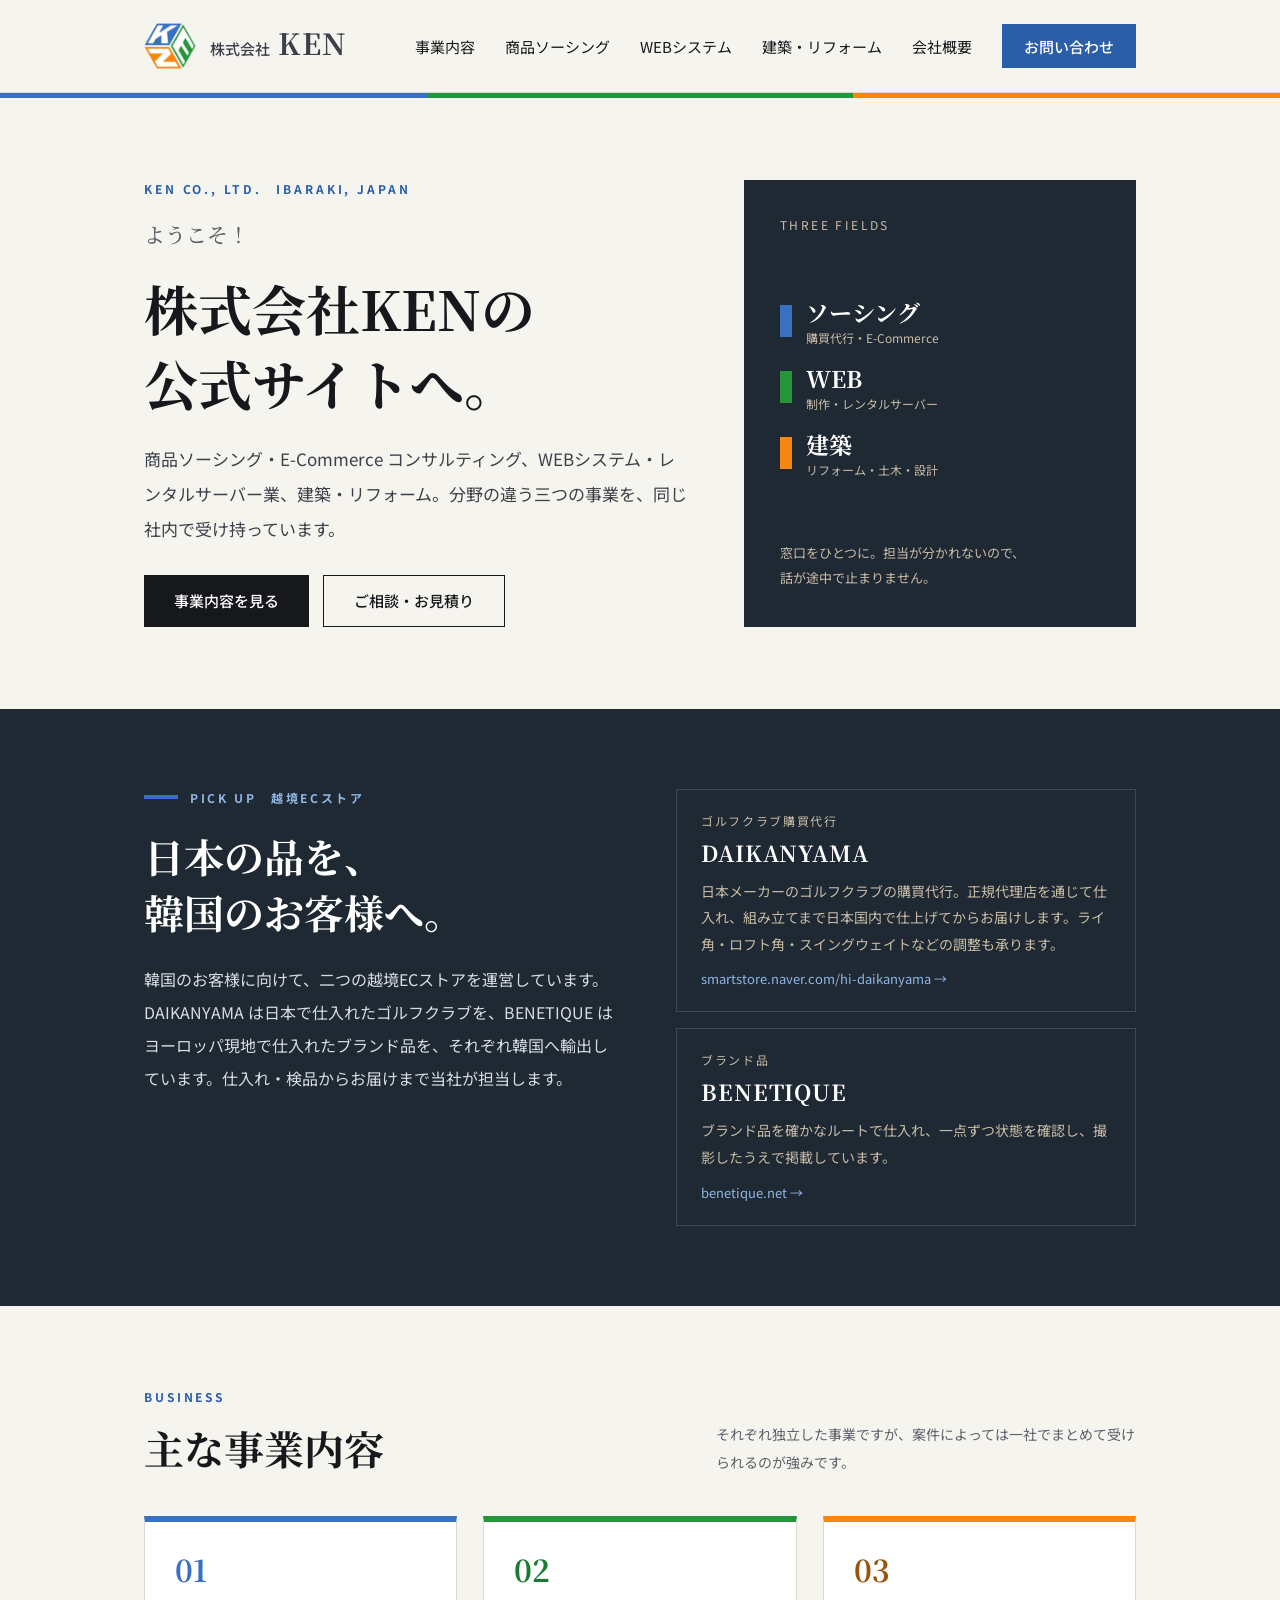
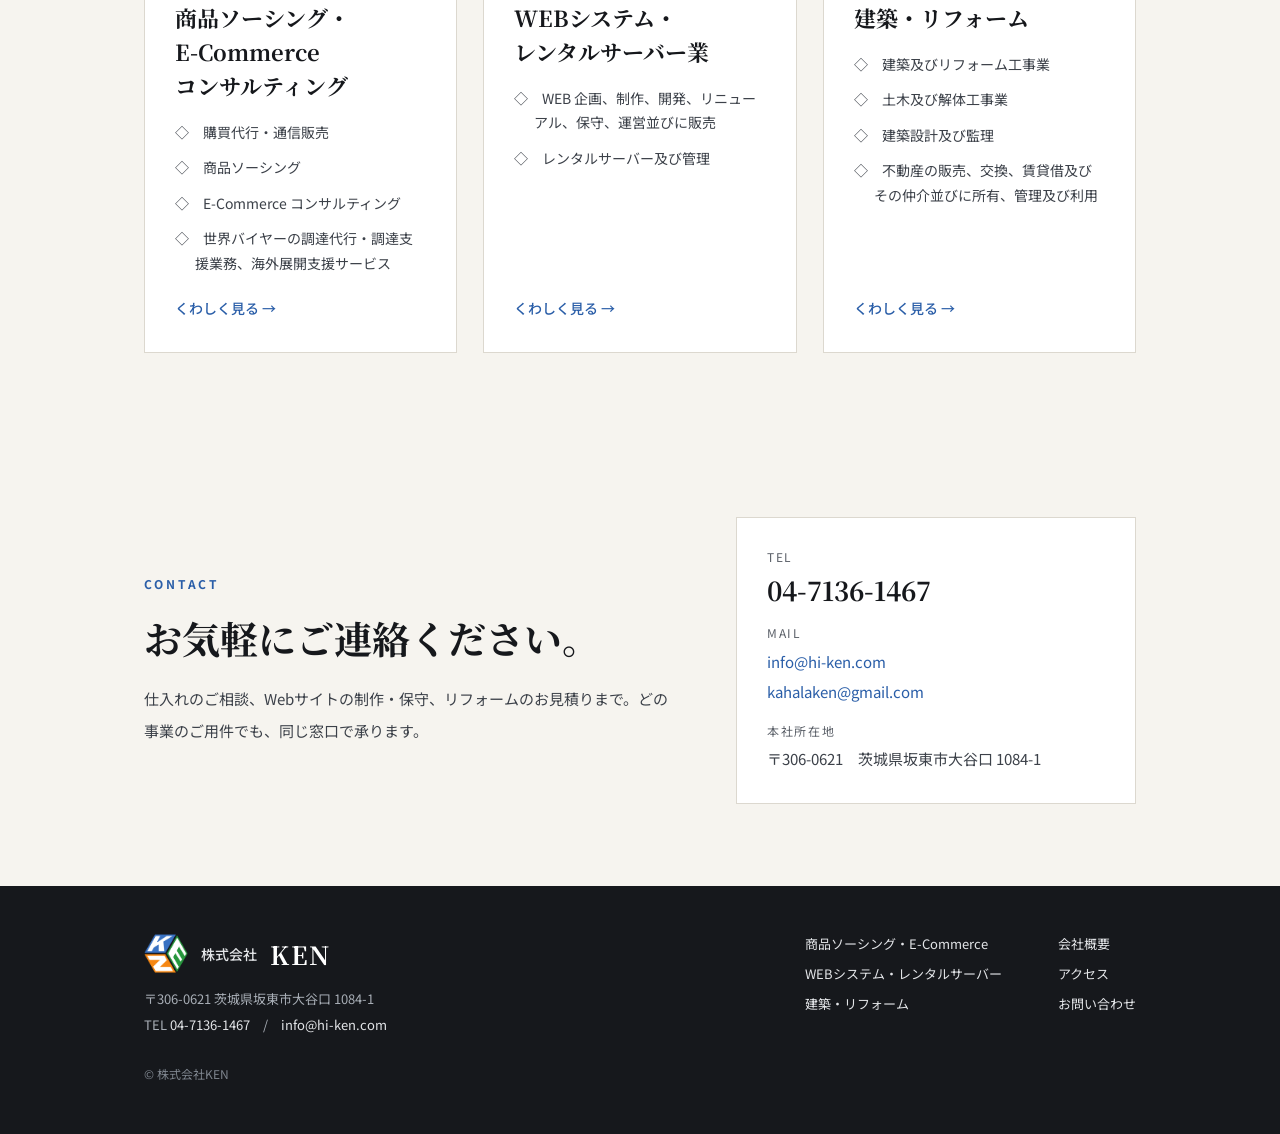
<file: index.html>
<!doctype html>
<html lang="ja">
<head>
<meta charset="utf-8">
<meta name="viewport" content="width=device-width, initial-scale=1">
<title>公式サイト｜株式会社KEN</title>
<meta name="description" content="株式会社KEN（茨城県坂東市）— 商品ソーシング・E-Commerce コンサルティング、WEBシステム・レンタルサーバー業、建築・リフォーム。三つの事業を一社で。">
<meta property="og:title" content="公式サイト｜株式会社KEN">
<meta property="og:description" content="株式会社KEN（茨城県坂東市）— 商品ソーシング・E-Commerce コンサルティング、WEBシステム・レンタルサーバー業、建築・リフォーム。三つの事業を一社で。">
<meta property="og:type" content="website">
<meta property="og:url" content="https://www.hi-ken.com/">
<meta property="og:image" content="https://www.hi-ken.com/images/logo.png">
<link rel="icon" href="images/favicon.png" type="image/png">
<link rel="apple-touch-icon" href="images/logo.png">
<link rel="preconnect" href="https://fonts.googleapis.com"><link rel="preconnect" href="https://fonts.gstatic.com" crossorigin><link rel="stylesheet" href="https://fonts.googleapis.com/css2?family=Noto+Sans+JP:wght@400;500;700&family=Noto+Serif+JP:wght@500;700&display=swap">
<link rel="stylesheet" href="style.css">
</head>
<body>
<a class="skip" href="#main">本文へスキップ</a>
<header class="site-head">
  <div class="inner">
    <a class="brand" href="index.html">
      <img src="images/logo.png" alt="株式会社KEN">
      <span class="txt"><span class="co">株式会社</span><span class="nm">KEN</span></span>
    </a>
    <button class="navtoggle" type="button" aria-label="メニューを開く" aria-expanded="false" aria-controls="gnav">
      <svg width="22" height="16" viewBox="0 0 22 16" fill="none" stroke="#16181C" stroke-width="1.6" aria-hidden="true"><path d="M0 1h22M0 8h22M0 15h22"/></svg>
    </button>
    <nav class="gnav" id="gnav">
      <a href="index.html#business">事業内容</a>
      <a href="sourcing.html">商品ソーシング</a>
      <a href="web.html">WEBシステム</a>
      <a href="reform.html">建築・リフォーム</a>
      <a href="company.html">会社概要</a>
      <a class="btn-head" href="company.html#contact">お問い合わせ</a>
    </nav>
  </div>
</header>
<div class="tribar" aria-hidden="true"><i></i><i></i><i></i></div>
<main id="main">
<section>
  <div class="wrap hero">
    <div class="left">
      <span class="eyebrow">KEN CO., LTD.　IBARAKI, JAPAN</span>
      <span class="welcome">ようこそ！</span>
      <h1>株式会社KENの<br>公式サイトへ。</h1>
      <p class="lead">商品ソーシング・E-Commerce コンサルティング、WEBシステム・レンタルサーバー業、建築・リフォーム。分野の違う三つの事業を、同じ社内で受け持っています。</p>
      <div class="btns">
        <a class="btn btn-dark" href="#business">事業内容を見る</a>
        <a class="btn btn-line" href="company.html#contact">ご相談・お見積り</a>
      </div>
    </div>
    <div class="panel">
      <span class="cap">THREE FIELDS</span>
      <div class="fields">
        <div class="fieldrow"><i class="bar" style="background:#3871C2"></i><span><span class="nm">ソーシング</span><span class="sub">購買代行・E-Commerce</span></span></div>
        <div class="fieldrow"><i class="bar" style="background:#26963C"></i><span><span class="nm">WEB</span><span class="sub">制作・レンタルサーバー</span></span></div>
        <div class="fieldrow"><i class="bar" style="background:#F68712"></i><span><span class="nm">建築</span><span class="sub">リフォーム・土木・設計</span></span></div>
      </div>
      <p class="note">窓口をひとつに。担当が分かれないので、<br>話が途中で止まりません。</p>
    </div>
  </div>
</section>

<div class="pickup">
  <div class="wrap row">
    <div class="left">
      <span class="tag"><i></i><span>PICK UP　越境ECストア</span></span>
      <h2>日本の品を、<br>韓国のお客様へ。</h2>
      <p>韓国のお客様に向けて、二つの越境ECストアを運営しています。DAIKANYAMA は日本で仕入れたゴルフクラブを、BENETIQUE はヨーロッパ現地で仕入れたブランド品を、それぞれ韓国へ輸出しています。仕入れ・検品からお届けまで当社が担当します。</p>
    </div>
    <div class="cards">
      <div class="card">
        <span class="storecap">ゴルフクラブ購買代行</span>
        <h3>DAIKANYAMA</h3>
        <p>日本メーカーのゴルフクラブの購買代行。正規代理店を通じて仕入れ、組み立てまで日本国内で仕上げてからお届けします。ライ角・ロフト角・スイングウェイトなどの調整も承ります。</p>
        <a class="storelink" href="https://smartstore.naver.com/hi-daikanyama" target="_blank" rel="noopener">smartstore.naver.com/hi-daikanyama →</a>
      </div>
      <div class="card">
        <span class="storecap">ブランド品</span>
        <h3>BENETIQUE</h3>
        <p>ブランド品を確かなルートで仕入れ、一点ずつ状態を確認し、撮影したうえで掲載しています。</p>
        <a class="storelink" href="https://benetique.net/" target="_blank" rel="noopener">benetique.net →</a>
      </div>
    </div>
  </div>
</div>

<section id="business">
  <div class="wrap">
    <div class="sec-head">
      <div class="t"><span class="eyebrow">BUSINESS</span><h2 class="h-sec">主な事業内容</h2></div>
      <p class="note">それぞれ独立した事業ですが、案件によっては一社でまとめて受けられるのが強みです。</p>
    </div>
    <div class="bizgrid">
      <article class="biz">
        <span class="no">01</span>
        <h3>商品ソーシング・<br>E-Commerce<br>コンサルティング</h3>
        <ul><li>◇　購買代行・通信販売</li><li>◇　商品ソーシング</li><li>◇　E-Commerce コンサルティング</li><li>◇　世界バイヤーの調達代行・調達支援業務、海外展開支援サービス</li></ul>
        <a class="more" href="sourcing.html">くわしく見る →</a>
      </article>
      <article class="biz g">
        <span class="no">02</span>
        <h3>WEBシステム・<br>レンタルサーバー業</h3>
        <ul><li>◇　WEB 企画、制作、開発、リニューアル、保守、運営並びに販売</li><li>◇　レンタルサーバー及び管理</li></ul>
        <a class="more" href="web.html">くわしく見る →</a>
      </article>
      <article class="biz o">
        <span class="no">03</span>
        <h3>建築・リフォーム</h3>
        <ul><li>◇　建築及びリフォーム工事業</li><li>◇　土木及び解体工事業</li><li>◇　建築設計及び監理</li><li>◇　不動産の販売、交換、賃貸借及びその仲介並びに所有、管理及び利用</li></ul>
        <a class="more" href="reform.html">くわしく見る →</a>
      </article>
    </div>
  </div>
</section>

<section>
  <div class="wrap contact">
    <div class="left">
      <span class="eyebrow">CONTACT</span>
      <h2>お気軽にご連絡ください。</h2>
      <p class="txt">仕入れのご相談、Webサイトの制作・保守、リフォームのお見積りまで。どの事業のご用件でも、同じ窓口で承ります。</p>
    </div>
    <div class="box">
      <dl>
        <div><dt>TEL</dt><dd><a class="tel-big" href="tel:0471361467">04-7136-1467</a></dd></div>
        <div><dt>MAIL</dt><dd style="font-size:15px;line-height:1.95"><a href="mailto:info@hi-ken.com">info@hi-ken.com</a><br><a href="mailto:kahalaken@gmail.com">kahalaken@gmail.com</a></dd></div>
        <div><dt>本社所在地</dt><dd class="txt" style="font-size:15px;line-height:1.9">〒306-0621　茨城県坂東市大谷口 1084-1</dd></div>
      </dl>
    </div>
  </div>
</section>
</main>
<footer class="site-foot">
  <div class="inner">
    <div>
      <div class="brandrow">
        <img src="images/logo.png" alt="">
        <span class="co">株式会社</span><span class="nm">KEN</span>
      </div>
      <p class="addr">〒306-0621 茨城県坂東市大谷口 1084-1<br>TEL <a href="tel:0471361467">04-7136-1467</a>　/　<a href="mailto:info@hi-ken.com">info@hi-ken.com</a></p>
      <p class="copy">&copy; 株式会社KEN</p>
    </div>
    <div class="navs">
      <nav>
        <a href="sourcing.html">商品ソーシング・E-Commerce</a>
        <a href="web.html">WEBシステム・レンタルサーバー</a>
        <a href="reform.html">建築・リフォーム</a>
      </nav>
      <nav>
        <a href="company.html">会社概要</a>
        <a href="company.html#access">アクセス</a>
        <a href="company.html#contact">お問い合わせ</a>
      </nav>
    </div>
  </div>
</footer>
<script>
(function(){
  var b=document.querySelector('.navtoggle'), n=document.getElementById('gnav');
  if(!b||!n) return;
  b.addEventListener('click',function(){
    var open=n.classList.toggle('open');
    b.setAttribute('aria-expanded', open?'true':'false');
    b.setAttribute('aria-label', open?'メニューを閉じる':'メニューを開く');
  });
})();
</script>
</body>
</html>
</file>
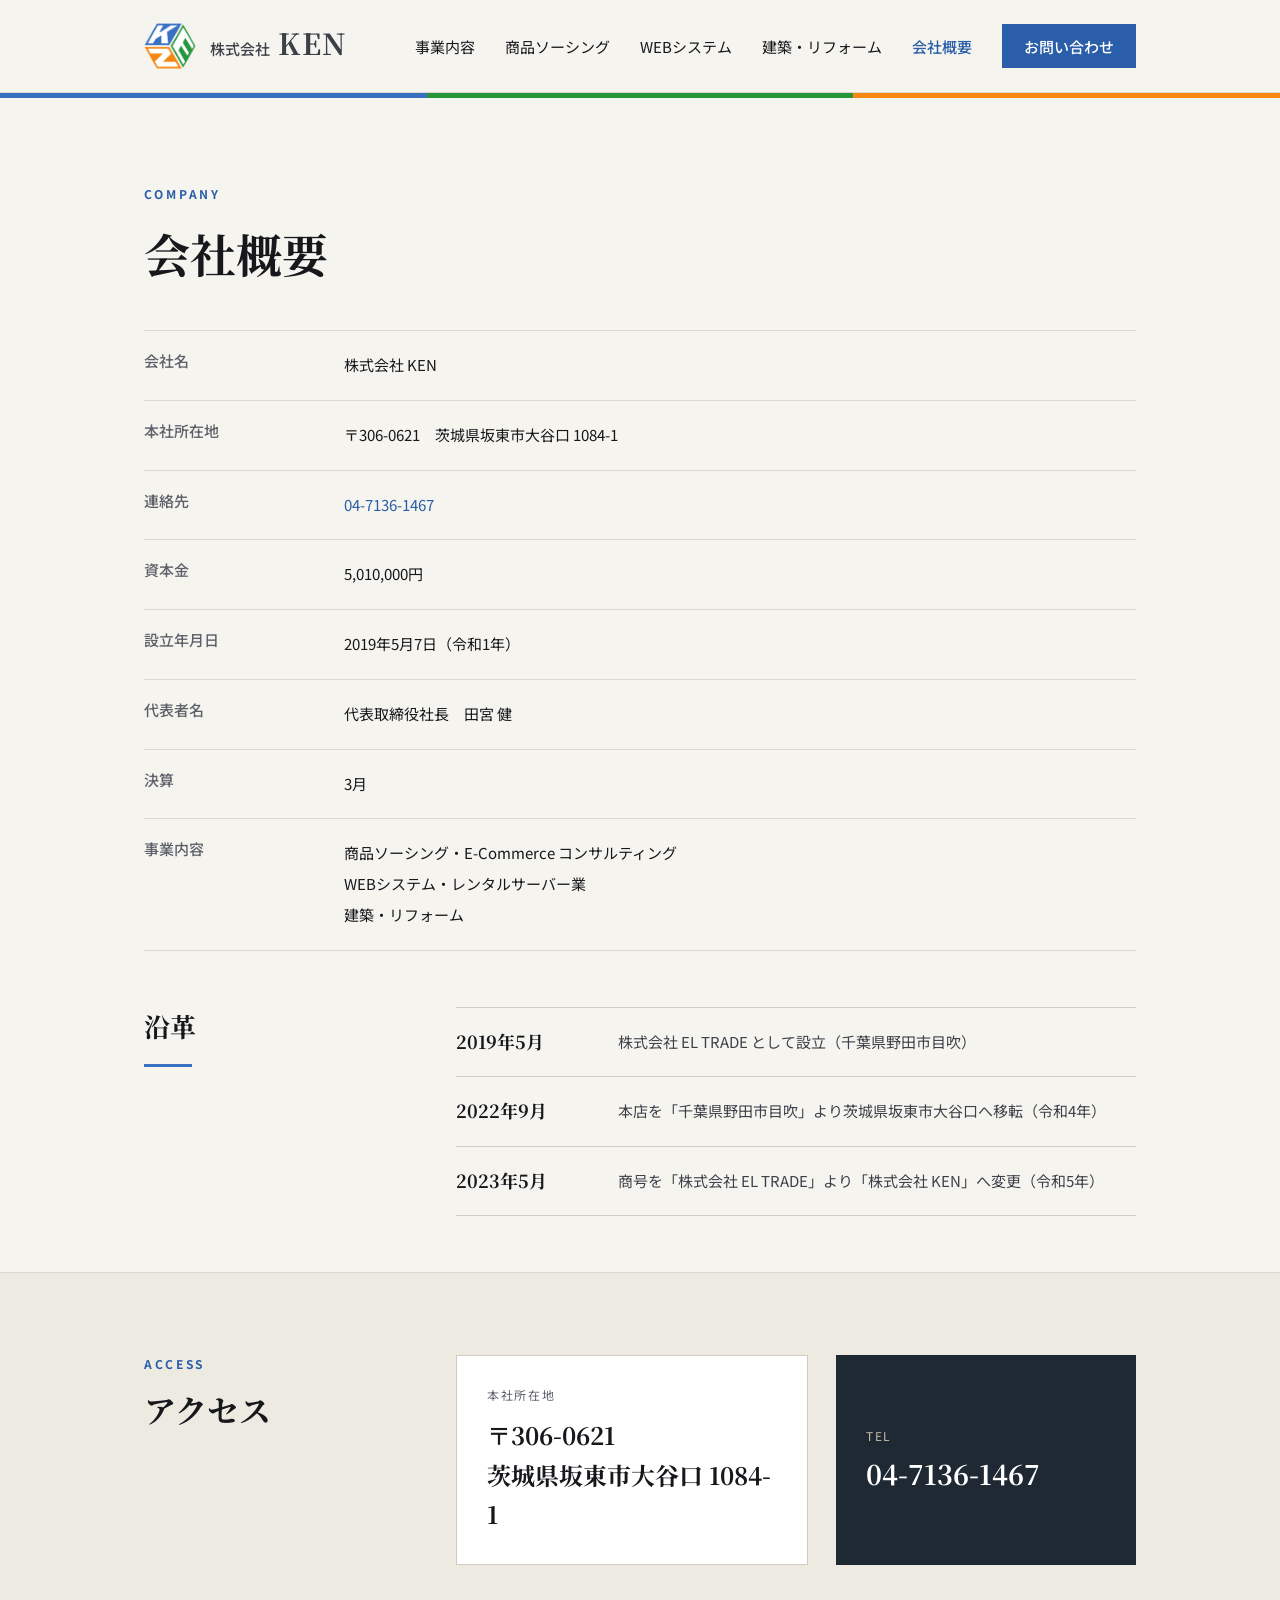
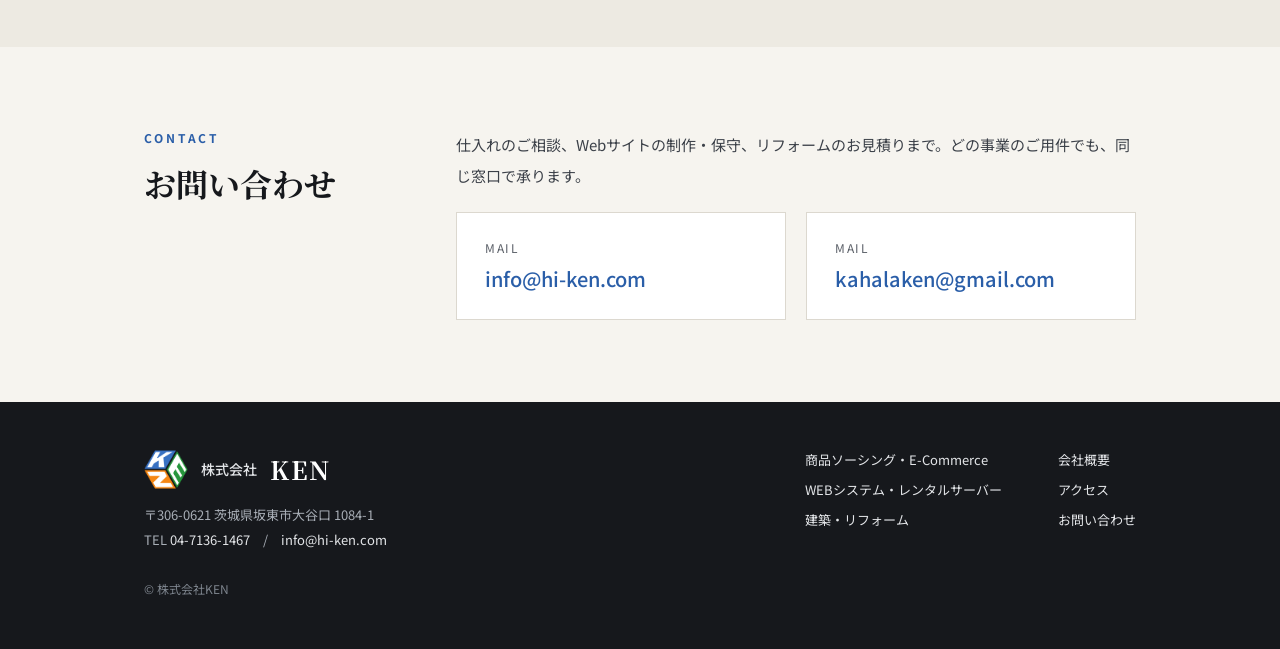
<file: company.html>
<!doctype html>
<html lang="ja">
<head>
<meta charset="utf-8">
<meta name="viewport" content="width=device-width, initial-scale=1">
<title>会社概要｜株式会社KEN</title>
<meta name="description" content="株式会社KEN 会社概要・アクセス・お問い合わせ。〒306-0621 茨城県坂東市大谷口 1084-1／TEL 04-7136-1467。">
<meta property="og:title" content="会社概要｜株式会社KEN">
<meta property="og:description" content="株式会社KEN 会社概要・アクセス・お問い合わせ。〒306-0621 茨城県坂東市大谷口 1084-1／TEL 04-7136-1467。">
<meta property="og:type" content="website">
<meta property="og:url" content="https://www.hi-ken.com/">
<meta property="og:image" content="https://www.hi-ken.com/images/logo.png">
<link rel="icon" href="images/favicon.png" type="image/png">
<link rel="apple-touch-icon" href="images/logo.png">
<link rel="preconnect" href="https://fonts.googleapis.com"><link rel="preconnect" href="https://fonts.gstatic.com" crossorigin><link rel="stylesheet" href="https://fonts.googleapis.com/css2?family=Noto+Sans+JP:wght@400;500;700&family=Noto+Serif+JP:wght@500;700&display=swap">
<link rel="stylesheet" href="style.css">
</head>
<body>
<a class="skip" href="#main">本文へスキップ</a>
<header class="site-head">
  <div class="inner">
    <a class="brand" href="index.html">
      <img src="images/logo.png" alt="株式会社KEN">
      <span class="txt"><span class="co">株式会社</span><span class="nm">KEN</span></span>
    </a>
    <button class="navtoggle" type="button" aria-label="メニューを開く" aria-expanded="false" aria-controls="gnav">
      <svg width="22" height="16" viewBox="0 0 22 16" fill="none" stroke="#16181C" stroke-width="1.6" aria-hidden="true"><path d="M0 1h22M0 8h22M0 15h22"/></svg>
    </button>
    <nav class="gnav" id="gnav">
      <a href="index.html#business">事業内容</a>
      <a href="sourcing.html">商品ソーシング</a>
      <a href="web.html">WEBシステム</a>
      <a href="reform.html">建築・リフォーム</a>
      <a href="company.html" class="on">会社概要</a>
      <a class="btn-head" href="company.html#contact">お問い合わせ</a>
    </nav>
  </div>
</header>
<div class="tribar" aria-hidden="true"><i></i><i></i><i></i></div>
<main id="main">
<section style="padding-bottom:44px">
  <div class="wrap">
    <span class="eyebrow">COMPANY</span>
    <h1 class="h-sec" style="font-size:46px;margin-top:16px">会社概要</h1>
  </div>
</section>

<section style="padding-top:0;padding-bottom:56px">
  <div class="wrap">
    <table class="ctable"><tbody><tr><th scope="row">会社名</th><td>株式会社 KEN</td></tr><tr><th scope="row">本社所在地</th><td>〒306-0621　茨城県坂東市大谷口 1084-1</td></tr><tr><th scope="row">連絡先</th><td><a href="tel:0471361467">04-7136-1467</a></td></tr><tr><th scope="row">資本金</th><td>5,010,000円</td></tr><tr><th scope="row">設立年月日</th><td>2019年5月7日（令和1年）</td></tr><tr><th scope="row">代表者名</th><td>代表取締役社長　田宮 健</td></tr><tr><th scope="row">決算</th><td>3月</td></tr><tr><th scope="row">事業内容</th><td>商品ソーシング・E-Commerce コンサルティング<br>WEBシステム・レンタルサーバー業<br>建築・リフォーム</td></tr></tbody></table>
  </div>
</section>

<section style="padding-top:0;padding-bottom:56px">
  <div class="wrap split">
    <div class="side" style="width:240px;flex:0 0 240px"><h2 style="font-size:26px">沿革</h2><i class="rule"></i></div>
    <div class="main">
      <ol class="hist">
        <li><span class="d">2019年5月</span><span class="t">株式会社 EL TRADE として設立（千葉県野田市目吹）</span></li>
        <li><span class="d">2022年9月</span><span class="t">本店を「千葉県野田市目吹」より茨城県坂東市大谷口へ移転（令和4年）</span></li>
        <li><span class="d">2023年5月</span><span class="t">商号を「株式会社 EL TRADE」より「株式会社 KEN」へ変更（令和5年）</span></li>
      </ol>
    </div>
  </div>
</section>

<section class="band" id="access">
  <div class="wrap split">
    <div class="side" style="width:240px;flex:0 0 240px"><span class="eyebrow">ACCESS</span><h2 style="font-size:32px">アクセス</h2></div>
    <div class="main">
      <div class="accessrow">
        <div class="addr">
          <span class="cap">本社所在地</span>
          <p>〒306-0621<br>茨城県坂東市大谷口 1084-1</p>
        </div>
        <div class="tel">
          <span class="cap">TEL</span>
          <a href="tel:0471361467">04-7136-1467</a>
        </div>
      </div>
    </div>
  </div>
</section>

<section id="contact">
  <div class="wrap split">
    <div class="side" style="width:240px;flex:0 0 240px"><span class="eyebrow">CONTACT</span><h2 style="font-size:32px">お問い合わせ</h2></div>
    <div class="main">
      <p class="txt" style="margin-bottom:20px">仕入れのご相談、Webサイトの制作・保守、リフォームのお見積りまで。どの事業のご用件でも、同じ窓口で承ります。</p>
      <div class="mailgrid">
        <a href="mailto:info@hi-ken.com"><span class="cap">MAIL</span><span class="val">info@hi-ken.com</span></a>
        <a href="mailto:kahalaken@gmail.com"><span class="cap">MAIL</span><span class="val">kahalaken@gmail.com</span></a>
      </div>
    </div>
  </div>
</section>
</main>
<footer class="site-foot">
  <div class="inner">
    <div>
      <div class="brandrow">
        <img src="images/logo.png" alt="">
        <span class="co">株式会社</span><span class="nm">KEN</span>
      </div>
      <p class="addr">〒306-0621 茨城県坂東市大谷口 1084-1<br>TEL <a href="tel:0471361467">04-7136-1467</a>　/　<a href="mailto:info@hi-ken.com">info@hi-ken.com</a></p>
      <p class="copy">&copy; 株式会社KEN</p>
    </div>
    <div class="navs">
      <nav>
        <a href="sourcing.html">商品ソーシング・E-Commerce</a>
        <a href="web.html">WEBシステム・レンタルサーバー</a>
        <a href="reform.html">建築・リフォーム</a>
      </nav>
      <nav>
        <a href="company.html">会社概要</a>
        <a href="company.html#access">アクセス</a>
        <a href="company.html#contact">お問い合わせ</a>
      </nav>
    </div>
  </div>
</footer>
<script>
(function(){
  var b=document.querySelector('.navtoggle'), n=document.getElementById('gnav');
  if(!b||!n) return;
  b.addEventListener('click',function(){
    var open=n.classList.toggle('open');
    b.setAttribute('aria-expanded', open?'true':'false');
    b.setAttribute('aria-label', open?'メニューを閉じる':'メニューを開く');
  });
})();
</script>
</body>
</html>
</file>
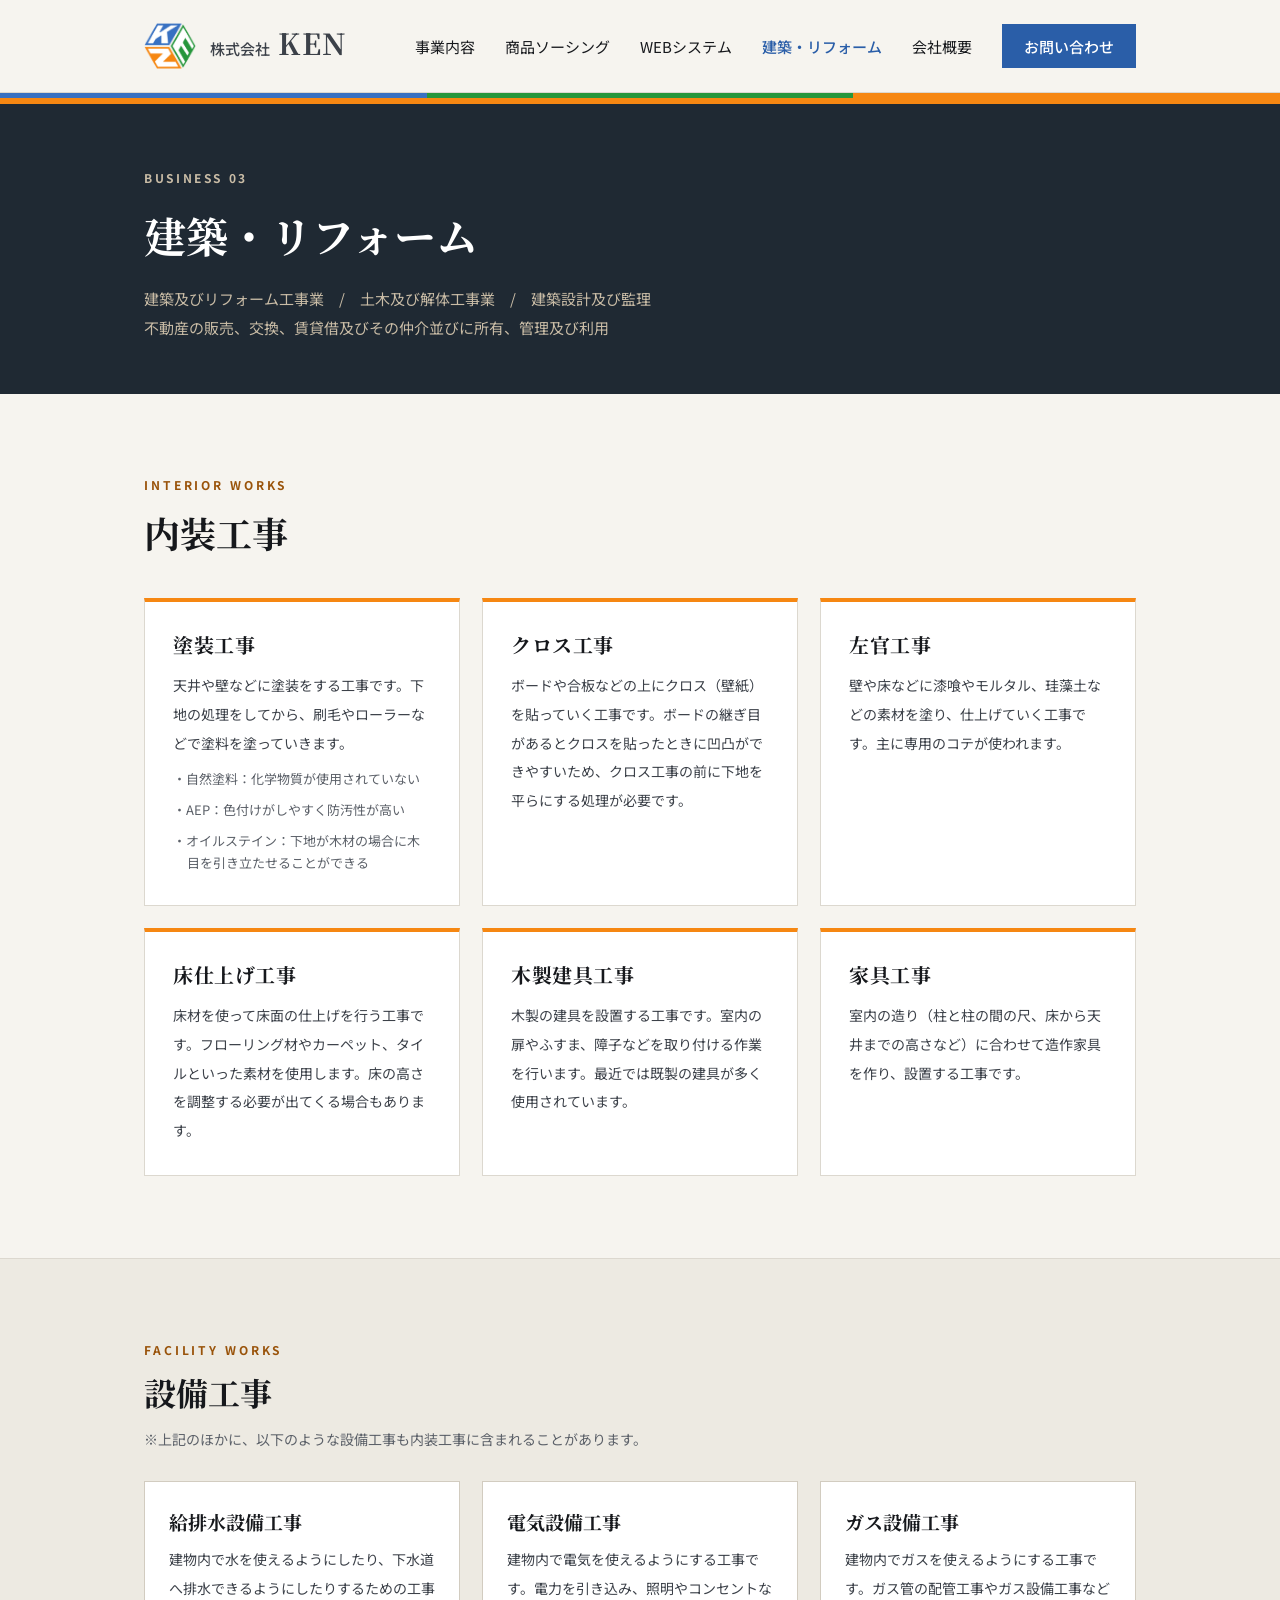
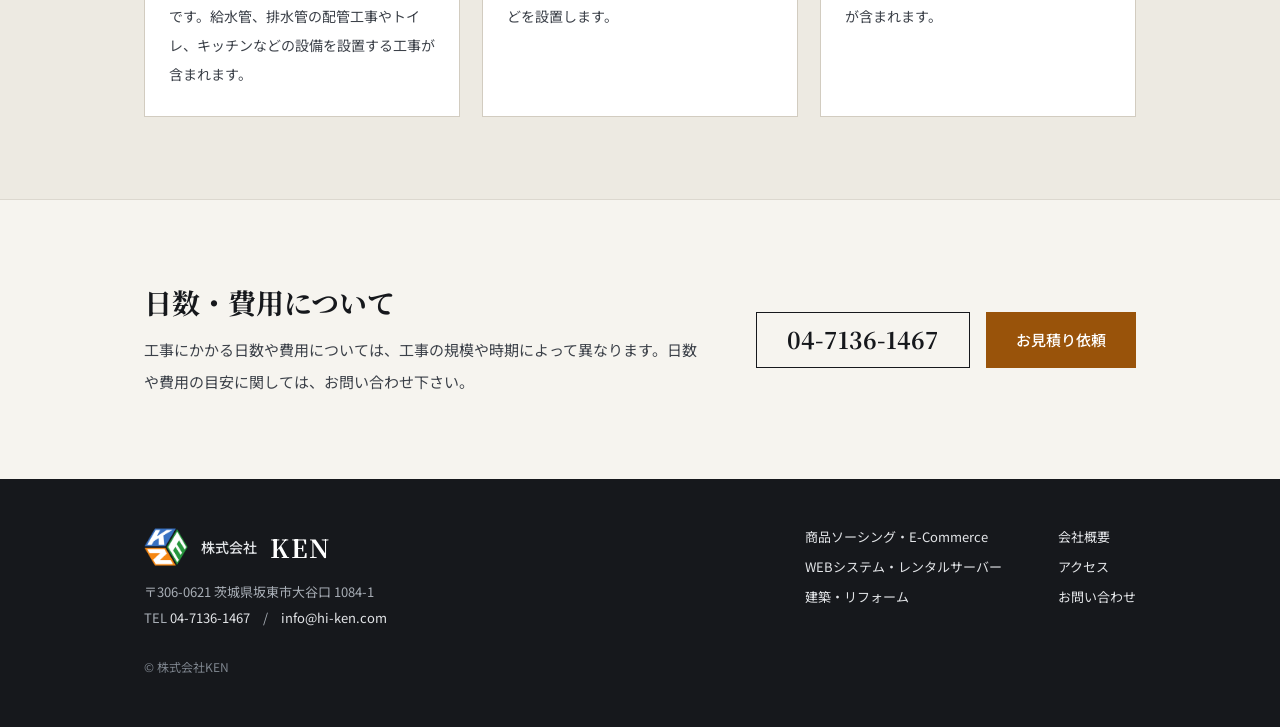
<file: reform.html>
<!doctype html>
<html lang="ja">
<head>
<meta charset="utf-8">
<meta name="viewport" content="width=device-width, initial-scale=1">
<title>建築・リフォーム｜株式会社KEN</title>
<meta name="description" content="建築及びリフォーム工事業、土木及び解体工事業、建築設計及び監理、不動産。塗装・クロス・左官・床仕上げ・建具・家具工事、給排水／電気／ガス設備工事。株式会社KEN。">
<meta property="og:title" content="建築・リフォーム｜株式会社KEN">
<meta property="og:description" content="建築及びリフォーム工事業、土木及び解体工事業、建築設計及び監理、不動産。塗装・クロス・左官・床仕上げ・建具・家具工事、給排水／電気／ガス設備工事。株式会社KEN。">
<meta property="og:type" content="website">
<meta property="og:url" content="https://www.hi-ken.com/">
<meta property="og:image" content="https://www.hi-ken.com/images/logo.png">
<link rel="icon" href="images/favicon.png" type="image/png">
<link rel="apple-touch-icon" href="images/logo.png">
<link rel="preconnect" href="https://fonts.googleapis.com"><link rel="preconnect" href="https://fonts.gstatic.com" crossorigin><link rel="stylesheet" href="https://fonts.googleapis.com/css2?family=Noto+Sans+JP:wght@400;500;700&family=Noto+Serif+JP:wght@500;700&display=swap">
<link rel="stylesheet" href="style.css">
</head>
<body>
<a class="skip" href="#main">本文へスキップ</a>
<header class="site-head">
  <div class="inner">
    <a class="brand" href="index.html">
      <img src="images/logo.png" alt="株式会社KEN">
      <span class="txt"><span class="co">株式会社</span><span class="nm">KEN</span></span>
    </a>
    <button class="navtoggle" type="button" aria-label="メニューを開く" aria-expanded="false" aria-controls="gnav">
      <svg width="22" height="16" viewBox="0 0 22 16" fill="none" stroke="#16181C" stroke-width="1.6" aria-hidden="true"><path d="M0 1h22M0 8h22M0 15h22"/></svg>
    </button>
    <nav class="gnav" id="gnav">
      <a href="index.html#business">事業内容</a>
      <a href="sourcing.html">商品ソーシング</a>
      <a href="web.html">WEBシステム</a>
      <a href="reform.html" class="on">建築・リフォーム</a>
      <a href="company.html">会社概要</a>
      <a class="btn-head" href="company.html#contact">お問い合わせ</a>
    </nav>
  </div>
</header>
<div class="tribar" aria-hidden="true"><i></i><i></i><i></i></div>
<main id="main">
<div class="page-hero o">
  <div class="wrap">
    <span class="cap">BUSINESS 03</span>
    <h1>建築・リフォーム</h1>
    <p>建築及びリフォーム工事業　/　土木及び解体工事業　/　建築設計及び監理<br>不動産の販売、交換、賃貸借及びその仲介並びに所有、管理及び利用</p>
  </div>
</div>

<section>
  <div class="wrap">
    <div class="sec-head"><div class="t"><span class="eyebrow o">INTERIOR WORKS</span><h2 class="h-sec" style="font-size:36px">内装工事</h2></div></div>
    <div class="cards3">
      <article class="fcard o">
        <h3>塗装工事</h3>
        <p>天井や壁などに塗装をする工事です。下地の処理をしてから、刷毛やローラーなどで塗料を塗っていきます。</p>
        <ul>
          <li>・自然塗料：化学物質が使用されていない</li>
          <li>・AEP：色付けがしやすく防汚性が高い</li>
          <li>・オイルステイン：下地が木材の場合に木目を引き立たせることができる</li>
        </ul>
      </article>
      <article class="fcard o"><h3>クロス工事</h3><p>ボードや合板などの上にクロス（壁紙）を貼っていく工事です。ボードの継ぎ目があるとクロスを貼ったときに凹凸ができやすいため、クロス工事の前に下地を平らにする処理が必要です。</p></article>
      <article class="fcard o"><h3>左官工事</h3><p>壁や床などに漆喰やモルタル、珪藻土などの素材を塗り、仕上げていく工事です。主に専用のコテが使われます。</p></article>
      <article class="fcard o"><h3>床仕上げ工事</h3><p>床材を使って床面の仕上げを行う工事です。フローリング材やカーペット、タイルといった素材を使用します。床の高さを調整する必要が出てくる場合もあります。</p></article>
      <article class="fcard o"><h3>木製建具工事</h3><p>木製の建具を設置する工事です。室内の扉やふすま、障子などを取り付ける作業を行います。最近では既製の建具が多く使用されています。</p></article>
      <article class="fcard o"><h3>家具工事</h3><p>室内の造り（柱と柱の間の尺、床から天井までの高さなど）に合わせて造作家具を作り、設置する工事です。</p></article>
    </div>
  </div>
</section>

<section class="band" style="border-bottom:1px solid var(--line)">
  <div class="wrap">
    <div style="display:flex;flex-direction:column;gap:11px;margin-bottom:28px">
      <span class="eyebrow o">FACILITY WORKS</span>
      <h2 style="font-size:32px">設備工事</h2>
      <p class="txt" style="font-size:14px;line-height:1.95;color:var(--muted)">※上記のほかに、以下のような設備工事も内装工事に含まれることがあります。</p>
    </div>
    <div class="cards3">
      <article class="pcard"><h3>給排水設備工事</h3><p>建物内で水を使えるようにしたり、下水道へ排水できるようにしたりするための工事です。給水管、排水管の配管工事やトイレ、キッチンなどの設備を設置する工事が含まれます。</p></article>
      <article class="pcard"><h3>電気設備工事</h3><p>建物内で電気を使えるようにする工事です。電力を引き込み、照明やコンセントなどを設置します。</p></article>
      <article class="pcard"><h3>ガス設備工事</h3><p>建物内でガスを使えるようにする工事です。ガス管の配管工事やガス設備工事などが含まれます。</p></article>
    </div>
  </div>
</section>

<section>
  <div class="wrap cta">
    <div class="left">
      <h2 style="font-size:28px">日数・費用について</h2>
      <p class="txt">工事にかかる日数や費用については、工事の規模や時期によって異なります。日数や費用の目安に関しては、お問い合わせ下さい。</p>
    </div>
    <div class="btns">
      <a class="tel" href="tel:0471361467">04-7136-1467</a>
      <a class="btn btn-orange mail" href="mailto:info@hi-ken.com">お見積り依頼</a>
    </div>
  </div>
</section>
</main>
<footer class="site-foot">
  <div class="inner">
    <div>
      <div class="brandrow">
        <img src="images/logo.png" alt="">
        <span class="co">株式会社</span><span class="nm">KEN</span>
      </div>
      <p class="addr">〒306-0621 茨城県坂東市大谷口 1084-1<br>TEL <a href="tel:0471361467">04-7136-1467</a>　/　<a href="mailto:info@hi-ken.com">info@hi-ken.com</a></p>
      <p class="copy">&copy; 株式会社KEN</p>
    </div>
    <div class="navs">
      <nav>
        <a href="sourcing.html">商品ソーシング・E-Commerce</a>
        <a href="web.html">WEBシステム・レンタルサーバー</a>
        <a href="reform.html">建築・リフォーム</a>
      </nav>
      <nav>
        <a href="company.html">会社概要</a>
        <a href="company.html#access">アクセス</a>
        <a href="company.html#contact">お問い合わせ</a>
      </nav>
    </div>
  </div>
</footer>
<script>
(function(){
  var b=document.querySelector('.navtoggle'), n=document.getElementById('gnav');
  if(!b||!n) return;
  b.addEventListener('click',function(){
    var open=n.classList.toggle('open');
    b.setAttribute('aria-expanded', open?'true':'false');
    b.setAttribute('aria-label', open?'メニューを閉じる':'メニューを開く');
  });
})();
</script>
</body>
</html>
</file>
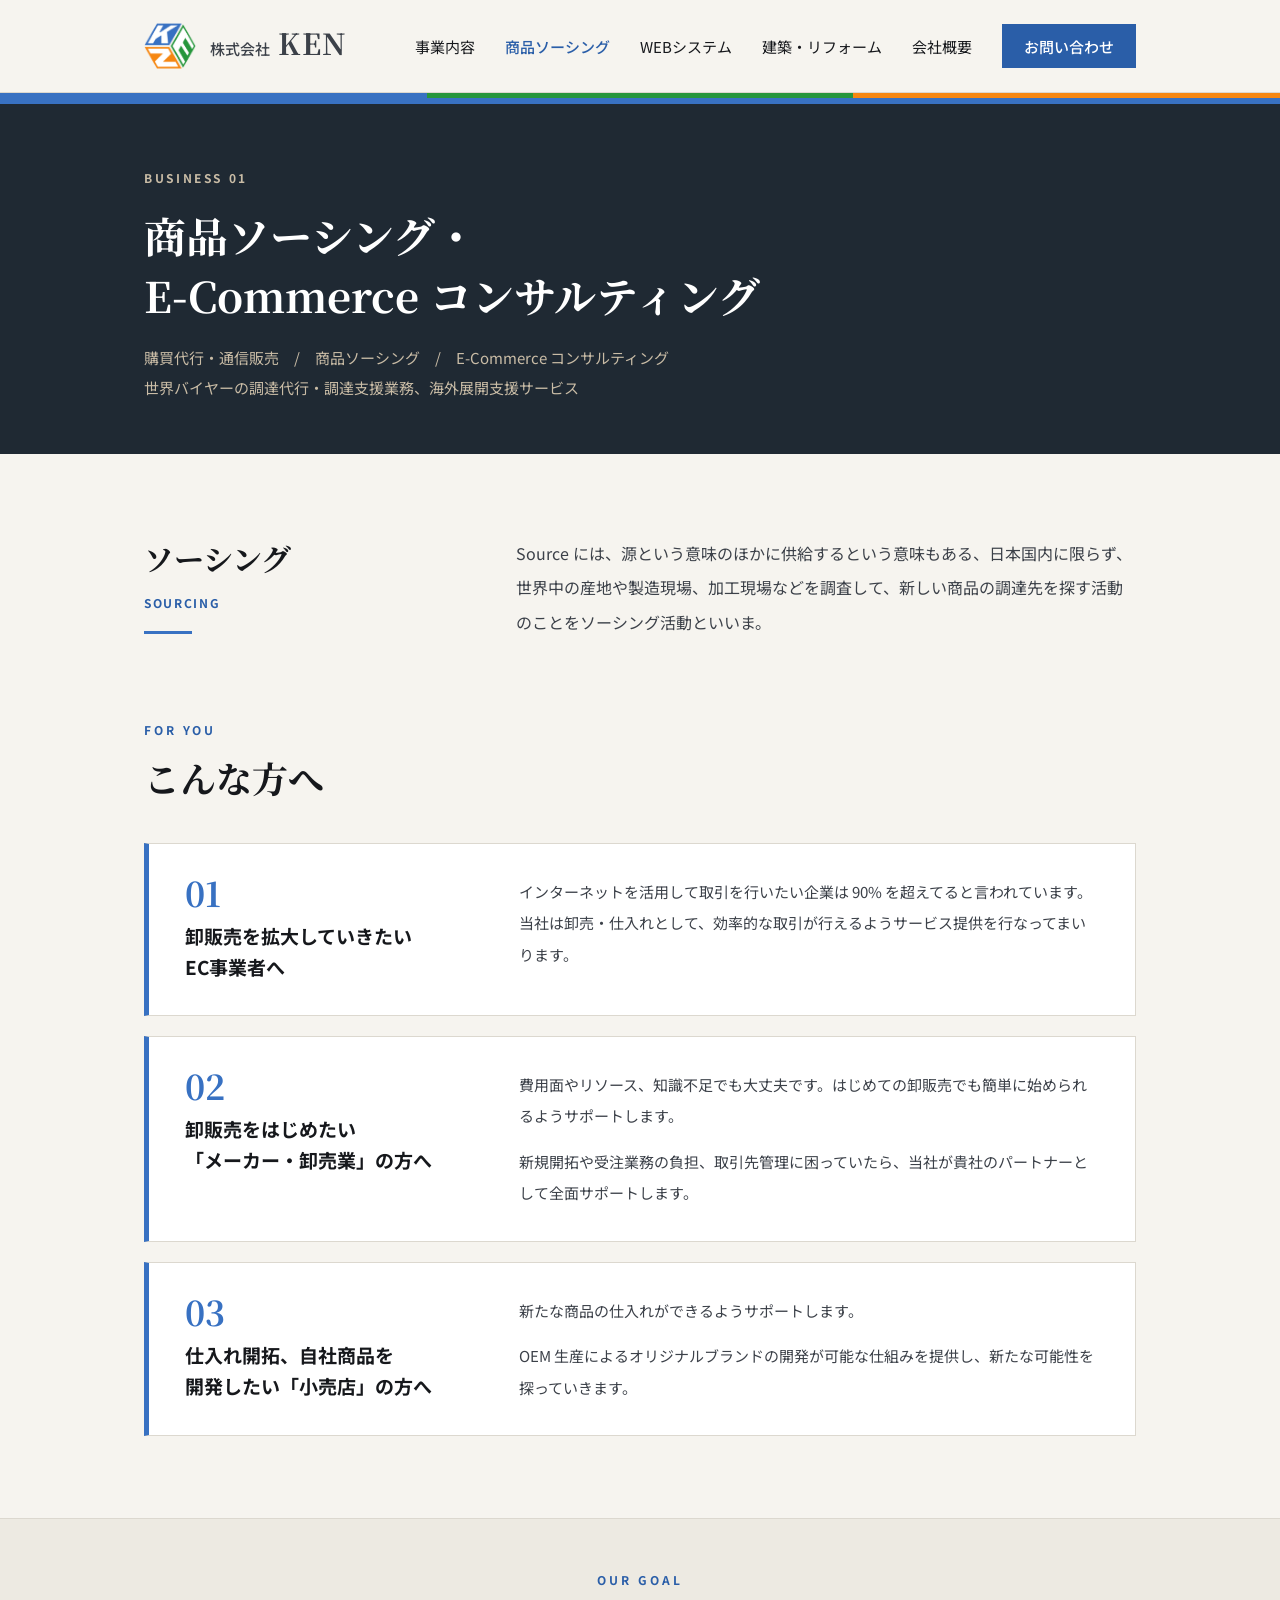
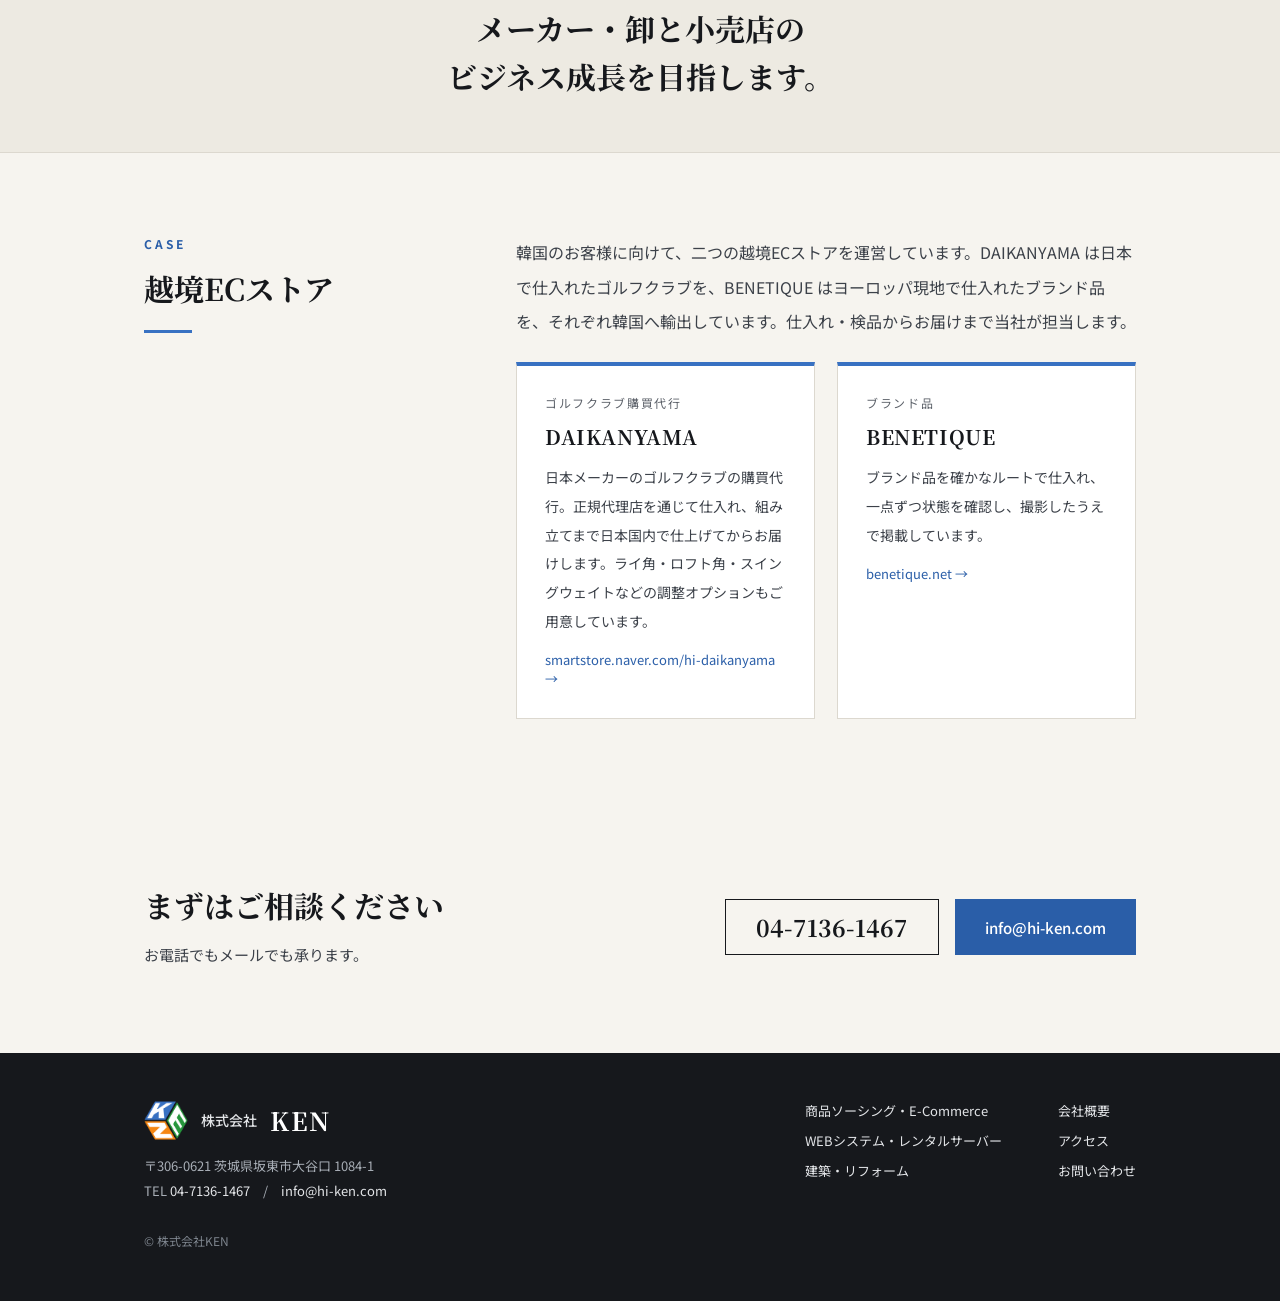
<file: sourcing.html>
<!doctype html>
<html lang="ja">
<head>
<meta charset="utf-8">
<meta name="viewport" content="width=device-width, initial-scale=1">
<title>商品ソーシング・E-Commerce コンサルティング｜株式会社KEN</title>
<meta name="description" content="購買代行・通信販売、商品ソーシング、E-Commerce コンサルティング、世界バイヤーの調達代行・調達支援業務。株式会社KEN。">
<meta property="og:title" content="商品ソーシング・E-Commerce コンサルティング｜株式会社KEN">
<meta property="og:description" content="購買代行・通信販売、商品ソーシング、E-Commerce コンサルティング、世界バイヤーの調達代行・調達支援業務。株式会社KEN。">
<meta property="og:type" content="website">
<meta property="og:url" content="https://www.hi-ken.com/">
<meta property="og:image" content="https://www.hi-ken.com/images/logo.png">
<link rel="icon" href="images/favicon.png" type="image/png">
<link rel="apple-touch-icon" href="images/logo.png">
<link rel="preconnect" href="https://fonts.googleapis.com"><link rel="preconnect" href="https://fonts.gstatic.com" crossorigin><link rel="stylesheet" href="https://fonts.googleapis.com/css2?family=Noto+Sans+JP:wght@400;500;700&family=Noto+Serif+JP:wght@500;700&display=swap">
<link rel="stylesheet" href="style.css">
</head>
<body>
<a class="skip" href="#main">本文へスキップ</a>
<header class="site-head">
  <div class="inner">
    <a class="brand" href="index.html">
      <img src="images/logo.png" alt="株式会社KEN">
      <span class="txt"><span class="co">株式会社</span><span class="nm">KEN</span></span>
    </a>
    <button class="navtoggle" type="button" aria-label="メニューを開く" aria-expanded="false" aria-controls="gnav">
      <svg width="22" height="16" viewBox="0 0 22 16" fill="none" stroke="#16181C" stroke-width="1.6" aria-hidden="true"><path d="M0 1h22M0 8h22M0 15h22"/></svg>
    </button>
    <nav class="gnav" id="gnav">
      <a href="index.html#business">事業内容</a>
      <a href="sourcing.html" class="on">商品ソーシング</a>
      <a href="web.html">WEBシステム</a>
      <a href="reform.html">建築・リフォーム</a>
      <a href="company.html">会社概要</a>
      <a class="btn-head" href="company.html#contact">お問い合わせ</a>
    </nav>
  </div>
</header>
<div class="tribar" aria-hidden="true"><i></i><i></i><i></i></div>
<main id="main">
<div class="page-hero ">
  <div class="wrap">
    <span class="cap">BUSINESS 01</span>
    <h1>商品ソーシング・<br>E-Commerce コンサルティング</h1>
    <p>購買代行・通信販売　/　商品ソーシング　/　E-Commerce コンサルティング<br>世界バイヤーの調達代行・調達支援業務、海外展開支援サービス</p>
  </div>
</div>
<section>
  <div class="wrap split">
    <div class="side">
      <h2 style="font-size:30px">ソーシング</h2>
      <span class="eyebrow" style="letter-spacing:.14em">SOURCING</span>
      <i class="rule"></i>
    </div>
    <div class="main"><p class="txt" style="font-size:16px;line-height:2.15">Source には、源という意味のほかに供給するという意味もある、日本国内に限らず、世界中の産地や製造現場、加工現場などを調査して、新しい商品の調達先を探す活動のことをソーシング活動といいま。</p></div>
  </div>
</section>

<section style="padding-top:0">
  <div class="wrap">
    <div class="sec-head"><div class="t"><span class="eyebrow">FOR YOU</span><h2 class="h-sec" style="font-size:36px">こんな方へ</h2></div></div>
    <div class="for-you">
      <article>
        <div class="side"><span class="no">01</span><h3>卸販売を拡大していきたい<br>EC事業者へ</h3></div>
        <div class="body"><p class="txt">インターネットを活用して取引を行いたい企業は 90% を超えてると言われています。当社は卸売・仕入れとして、効率的な取引が行えるようサービス提供を行なってまいります。</p></div>
      </article>
      <article>
        <div class="side"><span class="no">02</span><h3>卸販売をはじめたい<br>「メーカー・卸売業」の方へ</h3></div>
        <div class="body">
          <p class="txt">費用面やリソース、知識不足でも大丈夫です。はじめての卸販売でも簡単に始められるようサポートします。</p>
          <p class="txt">新規開拓や受注業務の負担、取引先管理に困っていたら、当社が貴社のパートナーとして全面サポートします。</p>
        </div>
      </article>
      <article>
        <div class="side"><span class="no">03</span><h3>仕入れ開拓、自社商品を<br>開発したい「小売店」の方へ</h3></div>
        <div class="body">
          <p class="txt">新たな商品の仕入れができるようサポートします。</p>
          <p class="txt">OEM 生産によるオリジナルブランドの開発が可能な仕組みを提供し、新たな可能性を探っていきます。</p>
        </div>
      </article>
    </div>
  </div>
</section>

<div class="goal">
  <div class="wrap">
    <span class="eyebrow">OUR GOAL</span>
    <p>メーカー・卸と小売店の<br>ビジネス成長を目指します。</p>
  </div>
</div>

<section>
  <div class="wrap split">
    <div class="side">
      <span class="eyebrow">CASE</span>
      <h2 style="font-size:30px">越境ECストア</h2>
      <i class="rule"></i>
    </div>
    <div class="main">
      <p class="txt" style="font-size:16px;line-height:2.15;margin-bottom:24px">韓国のお客様に向けて、二つの越境ECストアを運営しています。DAIKANYAMA は日本で仕入れたゴルフクラブを、BENETIQUE はヨーロッパ現地で仕入れたブランド品を、それぞれ韓国へ輸出しています。仕入れ・検品からお届けまで当社が担当します。</p>
      <div class="cards2">
        <article class="fcard">
          <span class="storecap" style="color:var(--muted)">ゴルフクラブ購買代行</span>
          <h3>DAIKANYAMA</h3>
          <p>日本メーカーのゴルフクラブの購買代行。正規代理店を通じて仕入れ、組み立てまで日本国内で仕上げてからお届けします。ライ角・ロフト角・スイングウェイトなどの調整オプションもご用意しています。</p>
          <a href="https://smartstore.naver.com/hi-daikanyama" target="_blank" rel="noopener">smartstore.naver.com/hi-daikanyama →</a>
        </article>
        <article class="fcard">
          <span class="storecap" style="color:var(--muted)">ブランド品</span>
          <h3>BENETIQUE</h3>
          <p>ブランド品を確かなルートで仕入れ、一点ずつ状態を確認し、撮影したうえで掲載しています。</p>
          <a href="https://benetique.net/" target="_blank" rel="noopener">benetique.net →</a>
        </article>
      </div>
    </div>
  </div>
</section>

<section>
  <div class="wrap cta">
    <div class="left">
      <h2>まずはご相談ください</h2>
      <p class="txt">お電話でもメールでも承ります。</p>
    </div>
    <div class="btns">
      <a class="tel" href="tel:0471361467">04-7136-1467</a>
      <a class="btn btn-blue mail" href="mailto:info@hi-ken.com">info@hi-ken.com</a>
    </div>
  </div>
</section>
</main>
<footer class="site-foot">
  <div class="inner">
    <div>
      <div class="brandrow">
        <img src="images/logo.png" alt="">
        <span class="co">株式会社</span><span class="nm">KEN</span>
      </div>
      <p class="addr">〒306-0621 茨城県坂東市大谷口 1084-1<br>TEL <a href="tel:0471361467">04-7136-1467</a>　/　<a href="mailto:info@hi-ken.com">info@hi-ken.com</a></p>
      <p class="copy">&copy; 株式会社KEN</p>
    </div>
    <div class="navs">
      <nav>
        <a href="sourcing.html">商品ソーシング・E-Commerce</a>
        <a href="web.html">WEBシステム・レンタルサーバー</a>
        <a href="reform.html">建築・リフォーム</a>
      </nav>
      <nav>
        <a href="company.html">会社概要</a>
        <a href="company.html#access">アクセス</a>
        <a href="company.html#contact">お問い合わせ</a>
      </nav>
    </div>
  </div>
</footer>
<script>
(function(){
  var b=document.querySelector('.navtoggle'), n=document.getElementById('gnav');
  if(!b||!n) return;
  b.addEventListener('click',function(){
    var open=n.classList.toggle('open');
    b.setAttribute('aria-expanded', open?'true':'false');
    b.setAttribute('aria-label', open?'メニューを閉じる':'メニューを開く');
  });
})();
</script>
</body>
</html>
</file>
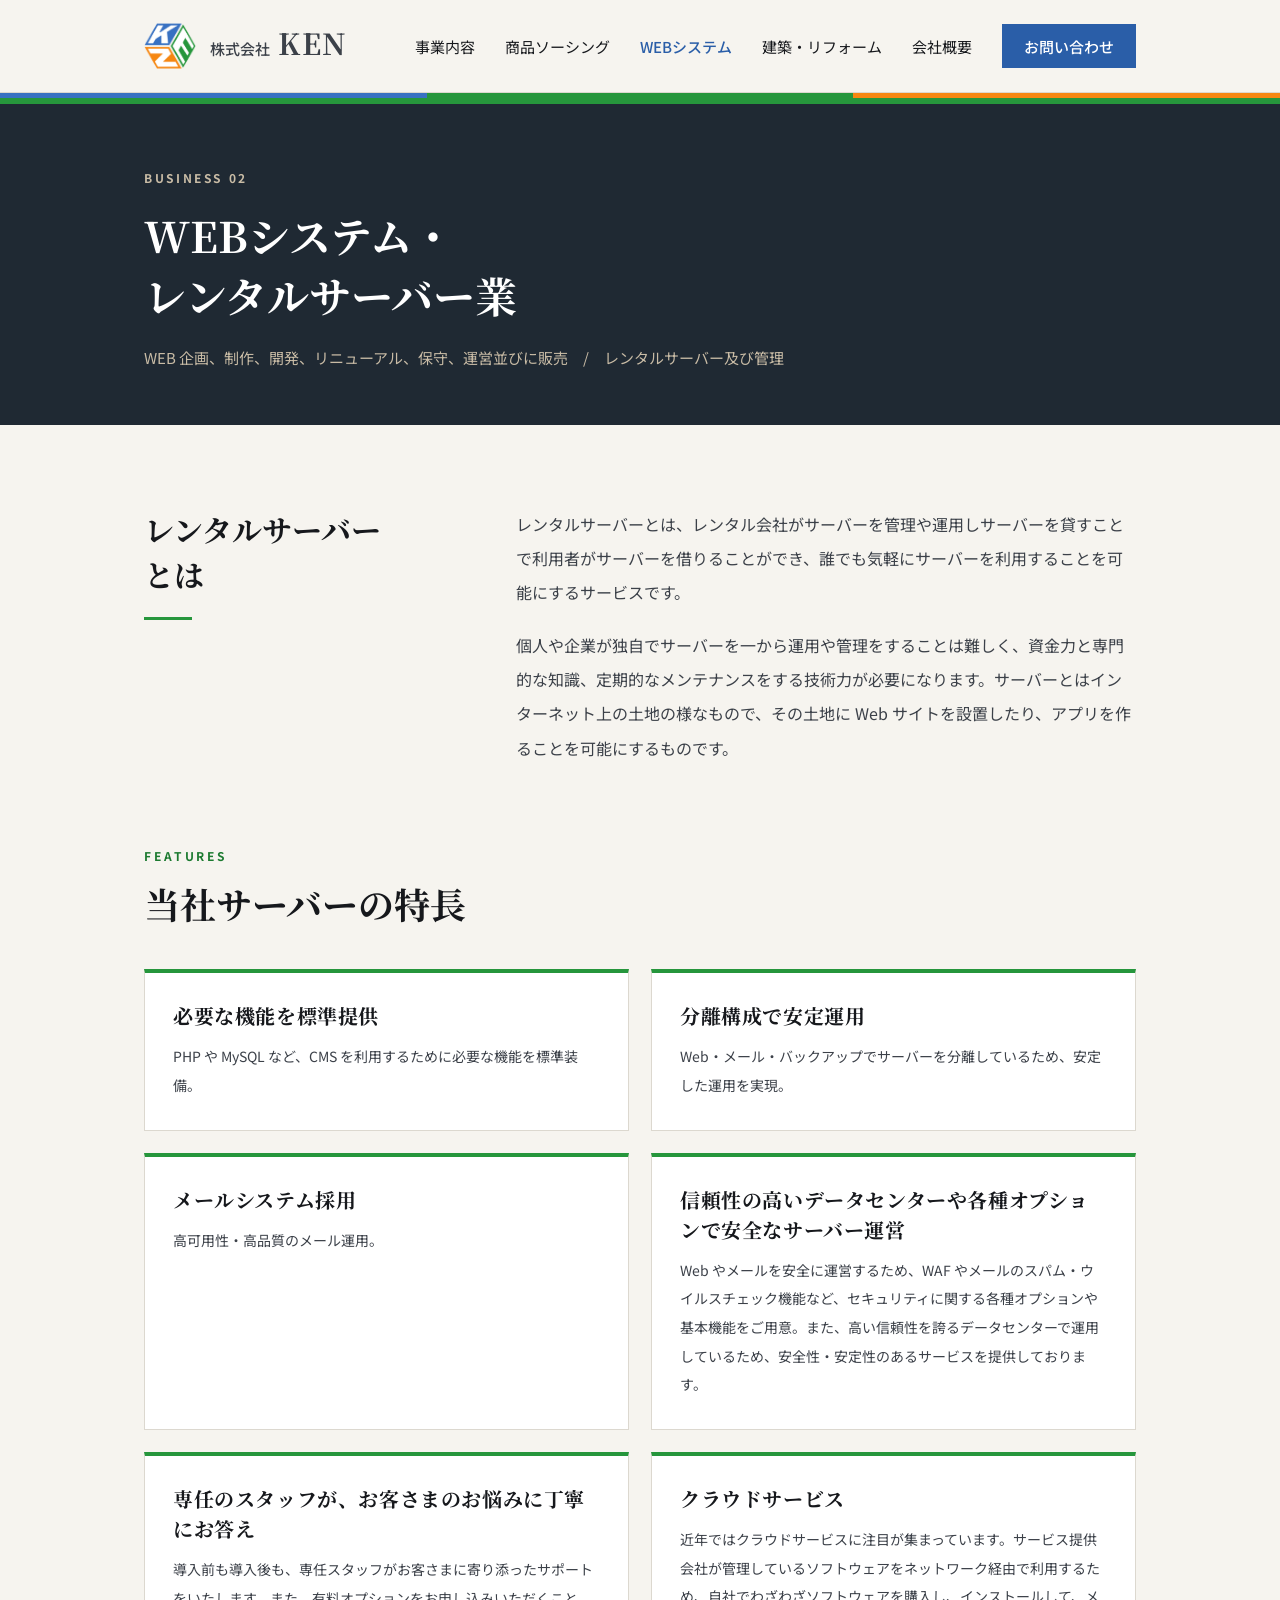
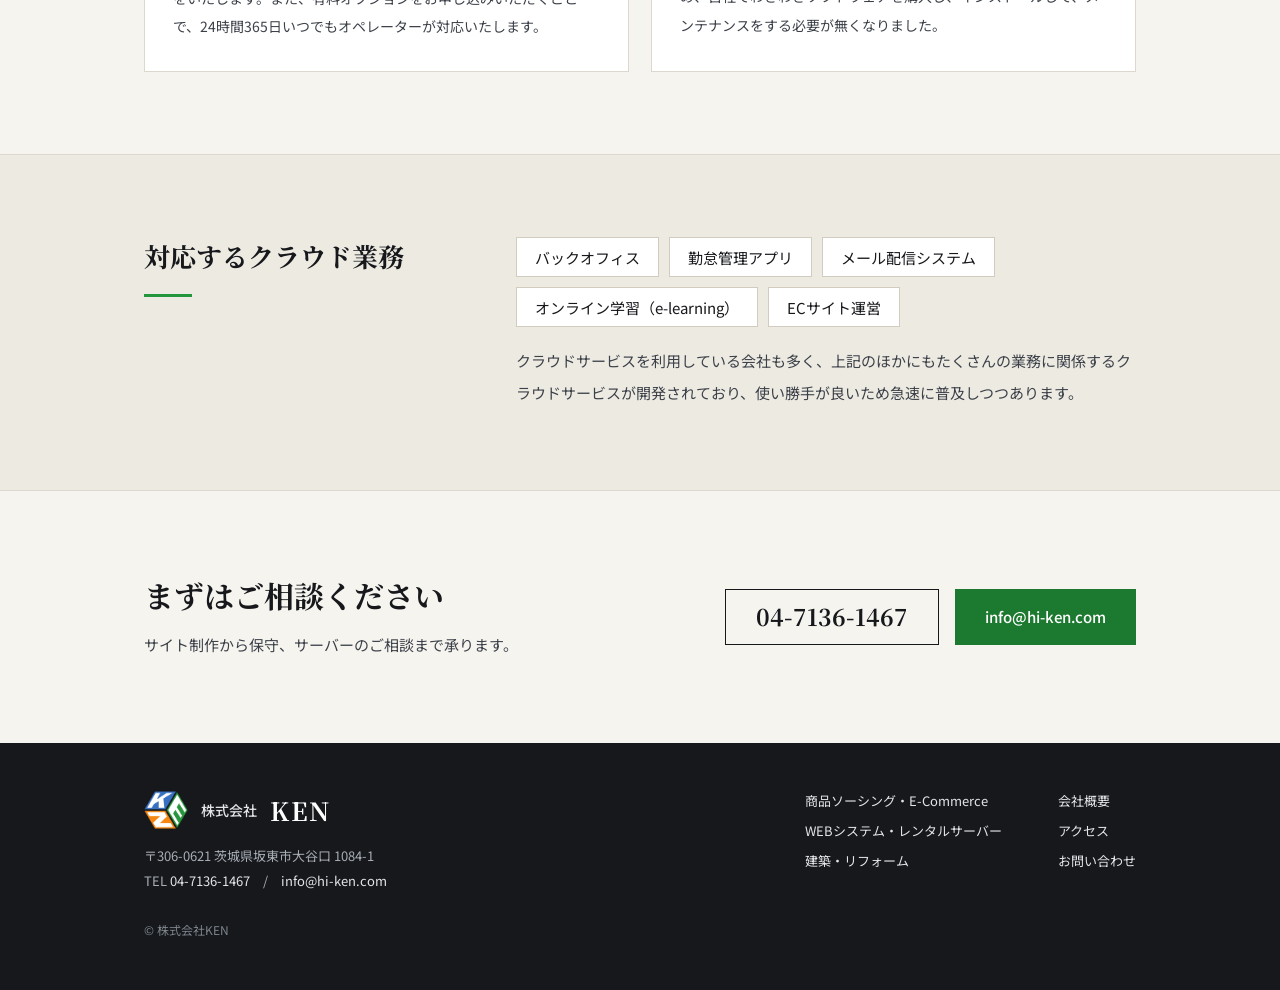
<file: web.html>
<!doctype html>
<html lang="ja">
<head>
<meta charset="utf-8">
<meta name="viewport" content="width=device-width, initial-scale=1">
<title>WEBシステム・レンタルサーバー業｜株式会社KEN</title>
<meta name="description" content="WEB 企画・制作・開発・リニューアル・保守・運営並びに販売、レンタルサーバー及び管理。株式会社KEN。">
<meta property="og:title" content="WEBシステム・レンタルサーバー業｜株式会社KEN">
<meta property="og:description" content="WEB 企画・制作・開発・リニューアル・保守・運営並びに販売、レンタルサーバー及び管理。株式会社KEN。">
<meta property="og:type" content="website">
<meta property="og:url" content="https://www.hi-ken.com/">
<meta property="og:image" content="https://www.hi-ken.com/images/logo.png">
<link rel="icon" href="images/favicon.png" type="image/png">
<link rel="apple-touch-icon" href="images/logo.png">
<link rel="preconnect" href="https://fonts.googleapis.com"><link rel="preconnect" href="https://fonts.gstatic.com" crossorigin><link rel="stylesheet" href="https://fonts.googleapis.com/css2?family=Noto+Sans+JP:wght@400;500;700&family=Noto+Serif+JP:wght@500;700&display=swap">
<link rel="stylesheet" href="style.css">
</head>
<body>
<a class="skip" href="#main">本文へスキップ</a>
<header class="site-head">
  <div class="inner">
    <a class="brand" href="index.html">
      <img src="images/logo.png" alt="株式会社KEN">
      <span class="txt"><span class="co">株式会社</span><span class="nm">KEN</span></span>
    </a>
    <button class="navtoggle" type="button" aria-label="メニューを開く" aria-expanded="false" aria-controls="gnav">
      <svg width="22" height="16" viewBox="0 0 22 16" fill="none" stroke="#16181C" stroke-width="1.6" aria-hidden="true"><path d="M0 1h22M0 8h22M0 15h22"/></svg>
    </button>
    <nav class="gnav" id="gnav">
      <a href="index.html#business">事業内容</a>
      <a href="sourcing.html">商品ソーシング</a>
      <a href="web.html" class="on">WEBシステム</a>
      <a href="reform.html">建築・リフォーム</a>
      <a href="company.html">会社概要</a>
      <a class="btn-head" href="company.html#contact">お問い合わせ</a>
    </nav>
  </div>
</header>
<div class="tribar" aria-hidden="true"><i></i><i></i><i></i></div>
<main id="main">
<div class="page-hero g">
  <div class="wrap">
    <span class="cap">BUSINESS 02</span>
    <h1>WEBシステム・<br>レンタルサーバー業</h1>
    <p>WEB 企画、制作、開発、リニューアル、保守、運営並びに販売　/　レンタルサーバー及び管理</p>
  </div>
</div>
<section>
  <div class="wrap split">
    <div class="side"><h2 style="font-size:30px;line-height:1.5">レンタルサーバー<br>とは</h2><i class="rule g"></i></div>
    <div class="main">
      <p class="txt" style="font-size:16px;line-height:2.15;margin-bottom:18px">レンタルサーバーとは、レンタル会社がサーバーを管理や運用しサーバーを貸すことで利用者がサーバーを借りることができ、誰でも気軽にサーバーを利用することを可能にするサービスです。</p>
      <p class="txt" style="font-size:16px;line-height:2.15">個人や企業が独自でサーバーを一から運用や管理をすることは難しく、資金力と専門的な知識、定期的なメンテナンスをする技術力が必要になります。サーバーとはインターネット上の土地の様なもので、その土地に Web サイトを設置したり、アプリを作ることを可能にするものです。</p>
    </div>
  </div>
</section>

<section style="padding-top:0">
  <div class="wrap">
    <div class="sec-head"><div class="t"><span class="eyebrow g">FEATURES</span><h2 class="h-sec" style="font-size:36px">当社サーバーの特長</h2></div></div>
    <div class="cards2">
      <article class="fcard g"><h3>必要な機能を標準提供</h3><p>PHP や MySQL など、CMS を利用するために必要な機能を標準装備。</p></article>
      <article class="fcard g"><h3>分離構成で安定運用</h3><p>Web・メール・バックアップでサーバーを分離しているため、安定した運用を実現。</p></article>
      <article class="fcard g"><h3>メールシステム採用</h3><p>高可用性・高品質のメール運用。</p></article>
      <article class="fcard g"><h3>信頼性の高いデータセンターや各種オプションで安全なサーバー運営</h3><p>Web やメールを安全に運営するため、WAF やメールのスパム・ウイルスチェック機能など、セキュリティに関する各種オプションや基本機能をご用意。また、高い信頼性を誇るデータセンターで運用しているため、安全性・安定性のあるサービスを提供しております。</p></article>
      <article class="fcard g"><h3>専任のスタッフが、お客さまのお悩みに丁寧にお答え</h3><p>導入前も導入後も、専任スタッフがお客さまに寄り添ったサポートをいたします。また、有料オプションをお申し込みいただくことで、24時間365日いつでもオペレーターが対応いたします。</p></article>
      <article class="fcard g"><h3>クラウドサービス</h3><p>近年ではクラウドサービスに注目が集まっています。サービス提供会社が管理しているソフトウェアをネットワーク経由で利用するため、自社でわざわざソフトウェアを購入し、インストールして、メンテナンスをする必要が無くなりました。</p></article>
    </div>
  </div>
</section>

<section class="band" style="border-bottom:1px solid var(--line)">
  <div class="wrap split">
    <div class="side"><h2 style="font-size:26px">対応するクラウド業務</h2><i class="rule g"></i></div>
    <div class="main">
      <div class="chips" style="margin-bottom:18px">
        <span>バックオフィス</span><span>勤怠管理アプリ</span><span>メール配信システム</span><span>オンライン学習（e-learning）</span><span>ECサイト運営</span>
      </div>
      <p class="txt">クラウドサービスを利用している会社も多く、上記のほかにもたくさんの業務に関係するクラウドサービスが開発されており、使い勝手が良いため急速に普及しつつあります。</p>
    </div>
  </div>
</section>
<section>
  <div class="wrap cta">
    <div class="left">
      <h2>まずはご相談ください</h2>
      <p class="txt">サイト制作から保守、サーバーのご相談まで承ります。</p>
    </div>
    <div class="btns">
      <a class="tel" href="tel:0471361467">04-7136-1467</a>
      <a class="btn btn-green mail" href="mailto:info@hi-ken.com">info@hi-ken.com</a>
    </div>
  </div>
</section>
</main>
<footer class="site-foot">
  <div class="inner">
    <div>
      <div class="brandrow">
        <img src="images/logo.png" alt="">
        <span class="co">株式会社</span><span class="nm">KEN</span>
      </div>
      <p class="addr">〒306-0621 茨城県坂東市大谷口 1084-1<br>TEL <a href="tel:0471361467">04-7136-1467</a>　/　<a href="mailto:info@hi-ken.com">info@hi-ken.com</a></p>
      <p class="copy">&copy; 株式会社KEN</p>
    </div>
    <div class="navs">
      <nav>
        <a href="sourcing.html">商品ソーシング・E-Commerce</a>
        <a href="web.html">WEBシステム・レンタルサーバー</a>
        <a href="reform.html">建築・リフォーム</a>
      </nav>
      <nav>
        <a href="company.html">会社概要</a>
        <a href="company.html#access">アクセス</a>
        <a href="company.html#contact">お問い合わせ</a>
      </nav>
    </div>
  </div>
</footer>
<script>
(function(){
  var b=document.querySelector('.navtoggle'), n=document.getElementById('gnav');
  if(!b||!n) return;
  b.addEventListener('click',function(){
    var open=n.classList.toggle('open');
    b.setAttribute('aria-expanded', open?'true':'false');
    b.setAttribute('aria-label', open?'メニューを閉じる':'メニューを開く');
  });
})();
</script>
</body>
</html>
</file>
<file: style.css>
@charset "UTF-8";

/* ==========================================================
   株式会社KEN — hi-ken.com
   色は社章（立方体）の三面から。青=ソーシング / 緑=WEB / 橙=建築
   ========================================================== */

:root{
  --blue:#3871C2;
  --blue-ink:#2A5EA8;
  --blue-dark:#1C4479;
  --green:#26963C;
  --green-ink:#1C7A30;
  --orange:#F68712;
  --orange-ink:#99530A;

  --ground:#F6F4EF;
  --ground-2:#EDEAE2;
  --white:#FFFFFF;
  --ink:#16181C;
  --body:#3C4149;
  --muted:#5C6169;
  --line:#DCD8CF;
  --line-2:#D2CCC0;
  --deep:#1F2933;
  --deep-line:#3C4753;
  --sand:#C9BCA6;

  --wrap:1136px;
  --pad:72px;

  --serif:"Noto Serif JP",serif;
  --sans:"Noto Sans JP",system-ui,-apple-system,sans-serif;
}

*{box-sizing:border-box}

html{scroll-behavior:smooth}

body{
  margin:0;
  font-family:var(--sans);
  background:var(--ground);
  color:var(--ink);
  -webkit-text-size-adjust:100%;
}

img{max-width:100%;height:auto;display:block}

a{color:var(--blue-ink);text-decoration:none}
a:hover{color:var(--blue-dark);text-decoration:underline}

.wrap{max-width:var(--wrap);margin:0 auto;padding-left:var(--pad);padding-right:var(--pad)}
@media (max-width:900px){:root{--pad:24px}}

.skip{position:absolute;left:-9999px}
.skip:focus{left:8px;top:8px;z-index:99;background:#fff;padding:10px 16px;border:2px solid var(--ink)}

/* ---------- ヘッダー ---------- */
.site-head{
  background:var(--ground);
  border-bottom:1px solid var(--line);
  position:sticky;top:0;z-index:50;
}
.site-head .inner{
  max-width:var(--wrap);margin:0 auto;
  padding:0 var(--pad);
  height:92px;display:flex;align-items:center;justify-content:space-between;gap:16px;
}
.brand{display:flex;align-items:center;gap:14px;color:var(--ink)}
.brand:hover{text-decoration:none;color:var(--ink)}
.brand img{width:52px;height:46px;object-fit:contain}
.brand .co{font-size:15px;font-weight:500}
.brand .nm{font-family:var(--serif);font-weight:700;font-size:29px;letter-spacing:.06em;line-height:1}
.brand .txt{display:flex;align-items:baseline;gap:8px}

.gnav{display:flex;align-items:center;gap:30px}
.gnav a{font-size:15px;color:var(--ink)}
.gnav a.on{color:var(--blue-ink);font-weight:500}
.gnav .btn-head{
  display:inline-flex;align-items:center;height:44px;padding:0 22px;
  background:var(--blue-ink);color:#fff;font-size:15px;font-weight:500;
}
.gnav .btn-head:hover{background:var(--blue-dark);color:#fff;text-decoration:none}

.navtoggle{display:none;width:44px;height:44px;border:0;background:transparent;cursor:pointer;align-items:center;justify-content:center}

@media (max-width:900px){
  .site-head .inner{height:66px}
  .brand img{width:40px;height:35px}
  .brand .nm{font-size:23px}
  .brand .co{font-size:12px}
  .navtoggle{display:flex}
  .gnav{
    display:none;position:absolute;left:0;right:0;top:100%;
    background:var(--ground);border-bottom:1px solid var(--line);
    flex-direction:column;align-items:stretch;gap:0;padding:8px 24px 20px;
  }
  .gnav.open{display:flex}
  .gnav a{padding:16px 0;border-bottom:1px solid var(--line)}
  .gnav .btn-head{margin-top:14px;justify-content:center;border:0}
}

/* 三色帯 */
.tribar{height:5px;display:flex}
.tribar i{flex:1}
.tribar i:nth-child(1){background:var(--blue)}
.tribar i:nth-child(2){background:var(--green)}
.tribar i:nth-child(3){background:var(--orange)}

/* ---------- 共通パーツ ---------- */
.eyebrow{font-size:12px;letter-spacing:.24em;color:var(--blue-ink);font-weight:700}
.eyebrow.g{color:var(--green-ink)}
.eyebrow.o{color:var(--orange-ink)}

h1,h2,h3{font-family:var(--serif);font-weight:700;margin:0}
.h-sec{font-size:40px}
@media (max-width:900px){.h-sec{font-size:27px}}

.lead{font-size:17px;line-height:2.05;color:var(--body);margin:0}
.txt{font-size:15px;line-height:2.1;color:var(--body);margin:0}
@media (max-width:900px){.lead{font-size:15px}.txt{font-size:14px;line-height:2.05}}

.btn{display:inline-flex;align-items:center;justify-content:center;height:52px;padding:0 30px;font-size:15px;font-weight:500}
.btn-dark{background:var(--ink);color:#fff}
.btn-dark:hover{background:#000;color:#fff;text-decoration:none}
.btn-line{border:1px solid var(--ink);color:var(--ink)}
.btn-line:hover{background:var(--ink);color:#fff;text-decoration:none}
.btn-blue{background:var(--blue-ink);color:#fff}
.btn-blue:hover{background:var(--blue-dark);color:#fff;text-decoration:none}
.btn-green{background:var(--green-ink);color:#fff}
.btn-green:hover{background:#155E25;color:#fff;text-decoration:none}
.btn-orange{background:var(--orange-ink);color:#fff}
.btn-orange:hover{background:#7A4208;color:#fff;text-decoration:none}
.btn-white{background:#fff;color:var(--ink)}
.btn-white:hover{background:#eee;color:var(--ink);text-decoration:none}

section{padding:82px 0}
@media (max-width:900px){section{padding:40px 0}}

/* ---------- ヒーロー ---------- */
.hero{display:flex;gap:56px;align-items:flex-start}
.hero .left{flex:1 1 0;min-width:0;display:flex;flex-direction:column;gap:22px}
.hero h1{font-size:54px;line-height:1.38}
.hero .welcome{font-family:var(--serif);font-size:21px;font-weight:500;color:var(--muted)}
.hero .btns{display:flex;gap:14px;flex-wrap:wrap;padding-top:6px}
.hero .panel{
  width:392px;flex:0 0 392px;background:var(--deep);color:#fff;padding:36px;
  display:flex;flex-direction:column;justify-content:space-between;gap:28px;align-self:stretch;
}
.hero .panel .cap{font-size:12px;letter-spacing:.2em;color:var(--sand)}
.hero .panel .note{font-size:13px;line-height:1.9;color:var(--sand);margin:0}
.fieldrow{display:flex;align-items:center;gap:14px}
.fieldrow .bar{width:12px;height:32px;flex:0 0 12px}
.fieldrow .nm{font-family:var(--serif);font-size:23px;font-weight:700;color:#fff;display:block}
.fieldrow .sub{font-size:12px;color:var(--sand);display:block}
.fields{display:flex;flex-direction:column;gap:16px}
@media (max-width:1000px){
  .hero{flex-direction:column;gap:32px}
  .hero h1{font-size:30px;line-height:1.45}
  .hero .welcome{font-size:16px}
  .hero .panel{width:100%;flex:1 1 auto;padding:26px}
  .hero .btns{flex-direction:column;align-items:stretch}
  .hero .btns .btn{width:100%}
}

/* ---------- 数字帯 ---------- */
.facts{background:var(--ground-2);border-top:1px solid var(--line);border-bottom:1px solid var(--line);padding:36px 0}
.facts .grid{display:grid;grid-template-columns:repeat(4,minmax(0,1fr));gap:40px}
.facts dt{font-size:12px;letter-spacing:.16em;color:var(--muted)}
.facts dd{margin:7px 0 0;font-family:var(--serif);font-size:26px;font-weight:700}
@media (max-width:900px){
  .facts .grid{grid-template-columns:repeat(2,minmax(0,1fr));gap:22px}
  .facts dd{font-size:20px}
}

/* ---------- ピックアップ（ゴルフ） ---------- */
.pickup{background:var(--deep);color:#fff;padding:80px 0}
.pickup .row{display:flex;gap:56px;align-items:flex-start}
.pickup .left{flex:1 1 0;min-width:0;display:flex;flex-direction:column;gap:22px}
.pickup .tag{display:flex;align-items:center;gap:12px}
.pickup .tag i{width:34px;height:4px;background:var(--blue);display:block}
.pickup .tag span{font-size:12px;letter-spacing:.22em;color:#8FB6E4;font-weight:700}
.pickup h2{font-size:40px;line-height:1.42}
.pickup p{margin:0;font-size:16px;line-height:2.05;color:#D9DDE2}
.pickup .cards{flex:0 0 420px;display:flex;flex-direction:column;gap:16px}
.pickup .card{border:1px solid var(--deep-line);padding:22px 24px}
.pickup .card h3{font-size:18px;color:#fff;margin-bottom:7px}
.pickup .card p{font-size:14px;line-height:1.9;color:var(--sand)}
.pickup .btn{align-self:flex-start}
@media (max-width:1000px){
  .pickup{padding:40px 0}
  .pickup .row{flex-direction:column;gap:26px}
  .pickup h2{font-size:25px}
  .pickup p{font-size:14px;line-height:2}
  .pickup .cards{flex:1 1 auto;width:100%}
  .pickup .btn{width:100%}
}

/* ---------- 事業カード ---------- */
.sec-head{display:flex;align-items:flex-end;justify-content:space-between;gap:32px;margin-bottom:40px}
.sec-head .t{display:flex;flex-direction:column;gap:14px}
.sec-head .note{width:420px;font-size:14px;line-height:2;color:var(--muted);margin:0}
@media (max-width:1000px){
  .sec-head{flex-direction:column;align-items:flex-start;gap:16px;margin-bottom:24px}
  .sec-head .note{width:auto}
}

.bizgrid{display:grid;grid-template-columns:repeat(3,minmax(0,1fr));gap:26px}
@media (max-width:1000px){.bizgrid{grid-template-columns:1fr;gap:18px}}

.biz{
  background:var(--white);border:1px solid var(--line);border-top:6px solid var(--blue);
  padding:32px 30px 34px;display:flex;flex-direction:column;gap:17px;
}
.biz.g{border-top-color:var(--green)}
.biz.o{border-top-color:var(--orange)}
.biz .no{font-family:var(--serif);font-size:30px;font-weight:700;color:var(--blue);line-height:1}
.biz.g .no{color:var(--green-ink)}
.biz.o .no{color:var(--orange-ink)}
.biz h3{font-size:22px;line-height:1.55}
.biz ul{margin:0;padding:0;list-style:none;display:flex;flex-direction:column;gap:11px}
.biz li{font-size:14px;line-height:1.75;color:var(--body);padding-left:20px;text-indent:-20px}
.biz .more{margin-top:auto;font-size:14px;font-weight:500;padding-top:6px}

/* ---------- 沿革 ---------- */
.band{background:var(--ground-2);border-top:1px solid var(--line)}
.split{display:flex;gap:72px;align-items:flex-start}
.split .side{width:300px;flex:0 0 300px;display:flex;flex-direction:column;gap:14px}
.split .side h2{font-size:38px}
.split .main{flex:1 1 0;min-width:0}
@media (max-width:1000px){
  .split{flex-direction:column;gap:20px}
  .split .side{width:auto;flex:1 1 auto}
  .split .side h2{font-size:27px}
}
.rule{width:48px;height:3px;background:var(--blue);margin-top:6px}
.rule.g{background:var(--green)}
.rule.o{background:var(--orange)}

.hist{margin:0;padding:0;list-style:none}
.hist li{display:flex;gap:32px;padding:20px 0;border-top:1px solid var(--line-2)}
.hist li:last-child{border-bottom:1px solid var(--line-2)}
.hist .d{width:130px;flex:0 0 130px;font-family:var(--serif);font-size:18px;font-weight:700}
.hist .t{font-size:15px;line-height:1.9;color:var(--body)}
@media (max-width:700px){
  .hist li{flex-direction:column;gap:6px;padding:14px 0}
  .hist .d{width:auto;flex:1 1 auto;font-size:15px}
  .hist .t{font-size:14px}
}

/* ---------- お問い合わせ ---------- */
.contact{display:flex;align-items:center;justify-content:space-between;gap:56px}
.contact .left{display:flex;flex-direction:column;gap:18px}
.contact h2{font-size:38px;line-height:1.45}
.contact .box{width:400px;flex:0 0 400px;background:var(--white);border:1px solid var(--line);padding:30px}
.contact dl{margin:0;display:flex;flex-direction:column;gap:16px}
.contact dt{font-size:12px;letter-spacing:.14em;color:var(--muted)}
.contact dd{margin:6px 0 0}
.tel-big{font-family:var(--serif);font-size:26px;font-weight:700;color:var(--ink)}
.tel-big:hover{color:var(--ink)}
@media (max-width:1000px){
  .contact{flex-direction:column;align-items:stretch;gap:24px}
  .contact h2{font-size:25px}
  .contact .box{width:auto;flex:1 1 auto;padding:22px}
}

/* ---------- 下層ページ ---------- */
.page-hero{background:var(--deep);color:#fff;border-top:6px solid var(--blue);padding:60px 0 52px}
.page-hero.g{border-top-color:var(--green)}
.page-hero.o{border-top-color:var(--orange)}
.page-hero .cap{font-size:12px;letter-spacing:.22em;color:var(--sand);font-weight:700}
.page-hero h1{font-size:42px;line-height:1.42;margin:18px 0}
.page-hero p{margin:0;font-size:15px;line-height:1.95;color:var(--sand)}
@media (max-width:900px){
  .page-hero{padding:34px 0 30px}
  .page-hero h1{font-size:26px;margin:12px 0}
  .page-hero p{font-size:13px}
}

.for-you{display:flex;flex-direction:column;gap:20px}
.for-you article{
  background:var(--white);border:1px solid var(--line);border-left:5px solid var(--blue);
  padding:32px 36px;display:flex;gap:44px;align-items:flex-start;
}
.for-you .side{width:290px;flex:0 0 290px;display:flex;flex-direction:column;gap:10px}
.for-you .no{font-family:var(--serif);font-size:34px;font-weight:700;color:var(--blue);line-height:1}
.for-you h3{font-family:var(--sans);font-size:19px;font-weight:700;line-height:1.65}
.for-you .body{flex:1 1 0;min-width:0;display:flex;flex-direction:column;gap:14px}
@media (max-width:1000px){
  .for-you article{flex-direction:column;gap:14px;padding:22px 20px}
  .for-you .side{width:auto;flex:1 1 auto}
  .for-you .no{font-size:26px}
  .for-you h3{font-size:17px}
}

.goal{background:var(--ground-2);border-top:1px solid var(--line);border-bottom:1px solid var(--line);padding:52px 0;text-align:center}
.goal .eyebrow{display:block;margin-bottom:16px}
.goal p{margin:0;font-family:var(--serif);font-size:30px;font-weight:700;line-height:1.6}
@media (max-width:900px){.goal{padding:30px 0}.goal p{font-size:20px}}

.cards2{display:grid;grid-template-columns:repeat(2,minmax(0,1fr));gap:22px}
.cards3{display:grid;grid-template-columns:repeat(3,minmax(0,1fr));gap:22px}
@media (max-width:1000px){.cards2,.cards3{grid-template-columns:1fr;gap:16px}}

.fcard{background:var(--white);border:1px solid var(--line);border-top:4px solid var(--blue);padding:28px 28px 30px;display:flex;flex-direction:column;gap:11px}
.fcard.g{border-top-color:var(--green)}
.fcard.o{border-top-color:var(--orange)}
.fcard h3{font-size:20px;line-height:1.5}
.fcard p{margin:0;font-size:14px;line-height:2.05;color:var(--body)}
.fcard ul{margin:0;padding:0;list-style:none;display:flex;flex-direction:column;gap:8px}
.fcard li{font-size:13px;line-height:1.75;color:var(--muted);padding-left:14px;text-indent:-14px}

.pcard{background:var(--white);border:1px solid var(--line-2);padding:26px 24px 28px;display:flex;flex-direction:column;gap:10px}
.pcard h3{font-size:19px}
.pcard p{margin:0;font-size:14px;line-height:2.05;color:var(--body)}

.chips{display:flex;flex-wrap:wrap;gap:10px}
.chips span{display:inline-flex;align-items:center;height:40px;padding:0 18px;background:#fff;border:1px solid var(--line-2);font-size:15px}

.cta{display:flex;align-items:center;justify-content:space-between;gap:48px}
.cta .left{display:flex;flex-direction:column;gap:12px}
.cta h2{font-size:30px}
.cta .btns{display:flex;align-items:center;gap:16px;flex-shrink:0;flex-wrap:wrap}
.cta .tel{display:inline-flex;align-items:center;height:56px;padding:0 30px;border:1px solid var(--ink);color:var(--ink);font-family:var(--serif);font-size:23px;font-weight:700}
.cta .tel:hover{background:var(--ink);color:#fff;text-decoration:none}
.cta .mail{height:56px}
@media (max-width:1000px){
  .cta{flex-direction:column;align-items:stretch;gap:20px}
  .cta h2{font-size:22px}
  .cta .btns{flex-direction:column;align-items:stretch}
  .cta .tel,.cta .mail{justify-content:center;width:100%}
}

/* ---------- 会社概要 表 ---------- */
.ctable{width:100%;border-collapse:collapse;font-size:15px}
.ctable th{width:200px;text-align:left;font-weight:500;color:var(--muted);padding:19px 0;border-top:1px solid var(--line);vertical-align:top}
.ctable td{padding:19px 0;border-top:1px solid var(--line);color:var(--ink);line-height:2.05}
.ctable tr:last-child th,.ctable tr:last-child td{border-bottom:1px solid var(--line)}
@media (max-width:700px){
  .ctable,.ctable tbody,.ctable tr,.ctable th,.ctable td{display:block;width:auto}
  .ctable th{padding:14px 0 0;border-top:1px solid var(--line);font-size:13px}
  .ctable td{padding:4px 0 14px;border-top:0;font-size:14px}
  .ctable tr:last-child th{border-bottom:0}
}

.accessrow{display:flex;gap:28px;align-items:stretch}
.accessrow .addr{flex:1 1 0;min-width:0;background:#fff;border:1px solid var(--line-2);padding:30px;display:flex;flex-direction:column;justify-content:center;gap:12px}
.accessrow .addr p{margin:0;font-family:var(--serif);font-size:24px;font-weight:700;line-height:1.65}
.accessrow .tel{width:300px;flex:0 0 300px;background:var(--deep);color:#fff;padding:30px;display:flex;flex-direction:column;justify-content:center;gap:10px}
.accessrow .tel a{font-family:var(--serif);font-size:27px;font-weight:700;color:#fff}
.accessrow .cap{font-size:12px;letter-spacing:.14em;color:var(--muted)}
.accessrow .tel .cap{color:var(--sand)}
@media (max-width:1000px){
  .accessrow{flex-direction:column;gap:16px}
  .accessrow .tel{width:auto;flex:1 1 auto}
  .accessrow .addr p{font-size:19px}
}

.mailgrid{display:grid;grid-template-columns:repeat(2,minmax(0,1fr));gap:20px}
.mailgrid a{background:#fff;border:1px solid var(--line);padding:26px 28px;display:flex;flex-direction:column;gap:8px;color:var(--ink)}
.mailgrid a:hover{text-decoration:none;border-color:var(--blue-ink)}
.mailgrid .cap{font-size:12px;letter-spacing:.14em;color:var(--muted)}
.mailgrid .val{font-size:20px;font-weight:500;color:var(--blue-ink);word-break:break-all}
@media (max-width:700px){.mailgrid{grid-template-columns:1fr;gap:14px}.mailgrid .val{font-size:17px}}

/* ---------- フッター ---------- */
.site-foot{background:var(--ink);color:#fff;padding:48px 0 52px}
.site-foot .inner{max-width:var(--wrap);margin:0 auto;padding:0 var(--pad);display:flex;justify-content:space-between;align-items:flex-start;gap:40px;flex-wrap:wrap}
.site-foot .brandrow{display:flex;align-items:center;gap:13px}
.site-foot .brandrow img{width:44px;height:39px;object-fit:contain}
.site-foot .co{font-size:14px;font-weight:500;color:#E3E5E8}
.site-foot .nm{font-family:var(--serif);font-weight:700;font-size:25px;letter-spacing:.06em}
.site-foot .addr{font-size:13px;line-height:1.95;color:#A8AEB6;margin:13px 0 0}
.site-foot nav{display:flex;flex-direction:column;gap:11px}
.site-foot .navs{display:flex;gap:56px;flex-wrap:wrap}
.site-foot a{font-size:13px;color:#E3E5E8}
.site-foot a:hover{color:#fff}
.copy{font-size:12px;color:#7E858E;margin:28px 0 0}
@media (max-width:900px){
  .site-foot{padding:30px 0 34px}
  .site-foot .inner{flex-direction:column;gap:22px}
  .site-foot .navs{gap:28px}
}

/* ---------- ストアカード ---------- */
.storecap{font-size:12px;letter-spacing:.14em;color:var(--sand);display:block}
.pickup .card h3{font-family:var(--serif);font-size:22px;color:#fff;margin:8px 0 10px;letter-spacing:.04em}
.pickup .card .storelink{display:inline-block;margin-top:12px;font-size:13px;color:#8FB6E4;word-break:break-all}
.pickup .card .storelink:hover{color:#fff}
.pickup .cards{flex:0 0 460px}
.fcard .storecap{color:var(--muted)}
.fcard h3{letter-spacing:.03em}
.fcard a{font-size:13px;word-break:break-all;margin-top:4px}
@media (max-width:1000px){.pickup .cards{flex:1 1 auto;width:100%}}
</file>
